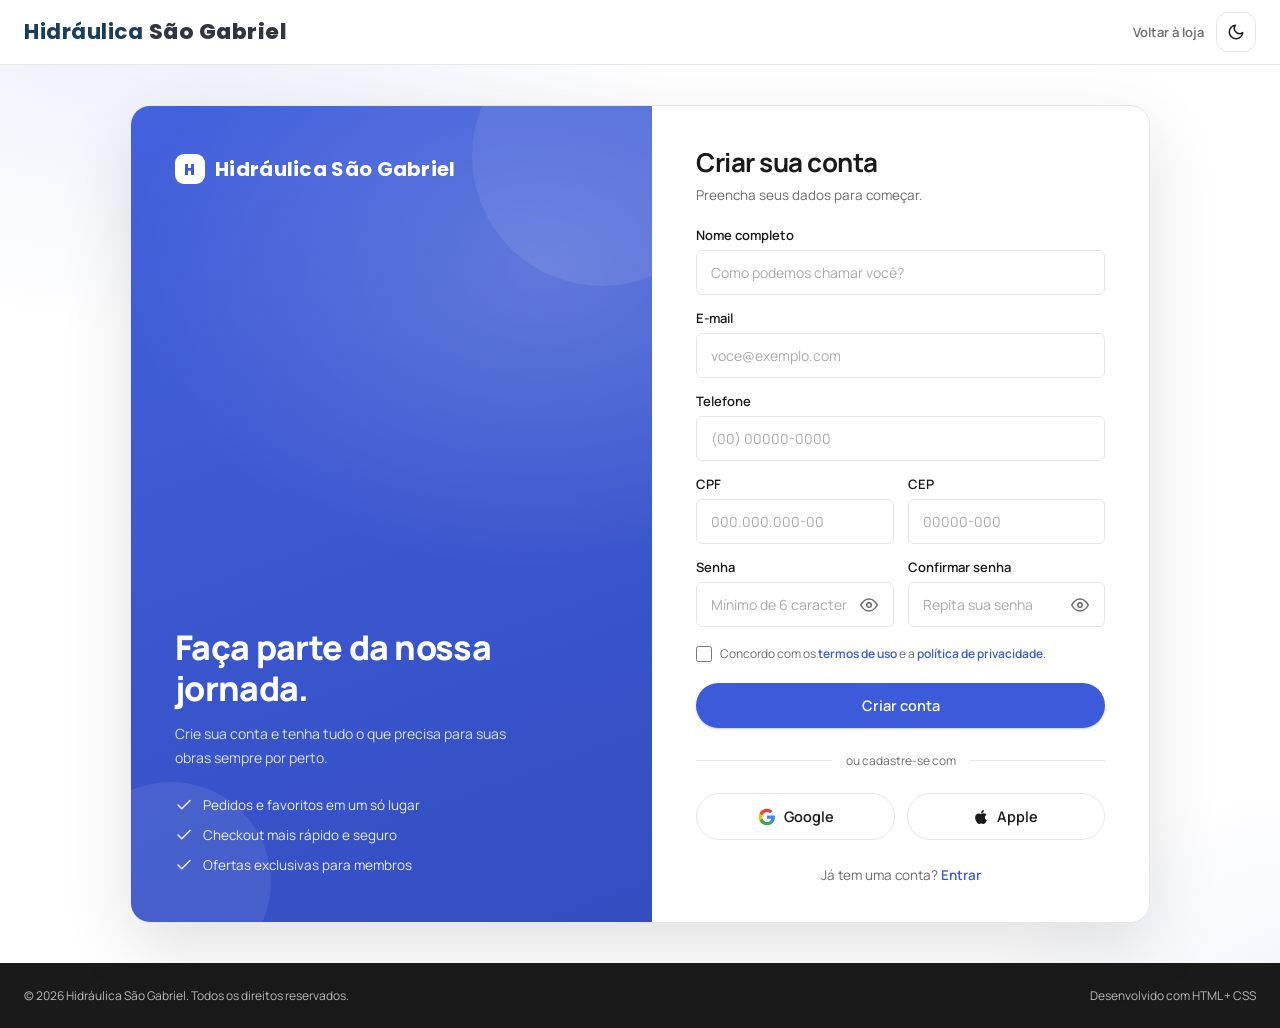
<file: pages/cadastro.html>
<!DOCTYPE html>
<html lang="pt-BR">
<head>
  <meta charset="UTF-8">
  <meta name="viewport" content="width=device-width, initial-scale=1.0">
  <title>Criar conta — Hidráulica São Gabriel</title>
  <link rel="preconnect" href="https://fonts.googleapis.com">
  <link rel="preconnect" href="https://fonts.gstatic.com" crossorigin>
  <link href="https://fonts.googleapis.com/css2?family=Manrope:wght@400;500;600;700;800&family=Poppins:wght@400;600;700;800&display=swap" rel="stylesheet">
  <link rel="stylesheet" href="../css/login.css">
</head>
<body>
  <header class="header">
    <div class="container header__inner">
      <a href="index.html" class="header__logo">
        <span class="header__logo-text">Hidráulica <strong>São Gabriel</strong></span>
      </a>
      <div class="header__actions">
        <a href="index.html" class="header__back">Voltar à loja</a>
        <button class="btn--icon" id="theme-toggle" aria-label="Alternar tema" title="Alternar tema">
          <svg width="18" height="18" viewBox="0 0 24 24" fill="none" stroke="currentColor" stroke-width="2" stroke-linecap="round" stroke-linejoin="round" id="theme-icon"><path d="M21 12.79A9 9 0 1 1 11.21 3 7 7 0 0 0 21 12.79z"/></svg>
        </button>
      </div>
    </div>
  </header>

  <main class="login-main">
    <div class="login-wrap">
      <aside class="login-brand">
        <div class="brand-logo">
          <span class="dot">H</span>
          Hidráulica São Gabriel
        </div>
        <div class="brand-copy">
          <h1>Faça parte da nossa jornada.</h1>
          <p>Crie sua conta e tenha tudo o que precisa para suas obras sempre por perto.</p>
          <ul class="brand-points">
            <li><svg width="18" height="18" viewBox="0 0 24 24" fill="none" stroke="currentColor" stroke-width="2" stroke-linecap="round" stroke-linejoin="round"><path d="M20 6 9 17l-5-5"/></svg>Pedidos e favoritos em um só lugar</li>
            <li><svg width="18" height="18" viewBox="0 0 24 24" fill="none" stroke="currentColor" stroke-width="2" stroke-linecap="round" stroke-linejoin="round"><path d="M20 6 9 17l-5-5"/></svg>Checkout mais rápido e seguro</li>
            <li><svg width="18" height="18" viewBox="0 0 24 24" fill="none" stroke="currentColor" stroke-width="2" stroke-linecap="round" stroke-linejoin="round"><path d="M20 6 9 17l-5-5"/></svg>Ofertas exclusivas para membros</li>
          </ul>
        </div>
      </aside>

      <section class="login-form-panel register-form-panel">
        <div class="login-top">
          <div>
            <h2>Criar sua conta</h2>
            <p class="login-sub">Preencha seus dados para começar.</p>
          </div>
        </div>

        <form id="registerForm" novalidate>
          <div class="alert" id="alert"></div>
          <div class="field" id="nameField">
            <label for="name">Nome completo</label>
            <input type="text" id="name" name="name" placeholder="Como podemos chamar você?" autocomplete="name">
            <span class="error-msg">Informe seu nome completo.</span>
          </div>

          <div class="field" id="emailField">
            <label for="email">E-mail</label>
            <input type="email" id="email" name="email" placeholder="voce@exemplo.com" autocomplete="email">
            <span class="error-msg" id="emailError">Informe um e-mail válido.</span>
          </div>

          <div class="field" id="phoneField">
            <label for="phone">Telefone</label>
            <input type="tel" id="phone" name="phone" placeholder="(00) 00000-0000" inputmode="tel" autocomplete="tel" maxlength="15">
            <span class="error-msg">Informe um telefone válido.</span>
          </div>

          <div class="form-grid">
            <div class="field" id="cpfField">
              <label for="cpf">CPF</label>
              <input type="text" id="cpf" name="cpf" placeholder="000.000.000-00" inputmode="numeric" autocomplete="off" maxlength="14">
              <span class="error-msg">Informe um CPF válido.</span>
            </div>
            <div class="field" id="cepField">
              <label for="cep">CEP</label>
              <input type="text" id="cep" name="cep" placeholder="00000-000" inputmode="numeric" autocomplete="postal-code" maxlength="9">
              <span class="error-msg">Informe um CEP válido.</span>
            </div>
          </div>

          <div class="form-grid">
            <div class="field field--password" id="passwordField">
              <label for="password">Senha</label>
              <input type="password" id="password" name="password" placeholder="Mínimo de 6 caracteres" autocomplete="new-password">
              <button type="button" class="password-toggle" data-target="password" aria-label="Mostrar senha">
                <svg width="18" height="18" viewBox="0 0 24 24" fill="none" stroke="currentColor" stroke-width="2" stroke-linecap="round" stroke-linejoin="round"><path d="M1 12s4-8 11-8 11 8 11 8-4 8-11 8-11-8-11-8z"/><circle cx="12" cy="12" r="3"/></svg>
              </button>
              <span class="error-msg">A senha deve ter pelo menos 6 caracteres.</span>
            </div>
            <div class="field field--password" id="confirmField">
              <label for="confirmPassword">Confirmar senha</label>
              <input type="password" id="confirmPassword" name="confirmPassword" placeholder="Repita sua senha" autocomplete="new-password">
              <button type="button" class="password-toggle" data-target="confirmPassword" aria-label="Mostrar senha">
                <svg width="18" height="18" viewBox="0 0 24 24" fill="none" stroke="currentColor" stroke-width="2" stroke-linecap="round" stroke-linejoin="round"><path d="M1 12s4-8 11-8 11 8 11 8-4 8-11 8-11-8-11-8z"/><circle cx="12" cy="12" r="3"/></svg>
              </button>
              <span class="error-msg">As senhas precisam ser iguais.</span>
            </div>
          </div>

          <label class="terms">
            <input type="checkbox" id="terms">
            <span>Concordo com os <a href="#" aria-label="Termos de uso">termos de uso</a> e a <a href="#" aria-label="Política de privacidade">política de privacidade</a>.</span>
          </label>

          <button type="submit" class="btn btn--primary" id="submitBtn">
            <span class="spinner"></span>
            <span id="btnLabel">Criar conta</span>
          </button>
        </form>

        <div class="divider">ou cadastre-se com</div>

        <div class="social-row">
          <button type="button" class="btn btn--social">
            <svg width="18" height="18" viewBox="0 0 24 24"><path fill="#4285F4" d="M22.56 12.25c0-.78-.07-1.53-.2-2.25H12v4.26h5.92c-.26 1.37-1.04 2.53-2.21 3.31v2.77h3.57c2.08-1.92 3.28-4.74 3.28-8.09z"/><path fill="#34A853" d="M12 23c2.97 0 5.46-.98 7.28-2.66l-3.57-2.77c-.98.66-2.23 1.06-3.71 1.06-2.86 0-5.29-1.93-6.16-4.53H2.18v2.84C3.99 20.53 7.7 23 12 23z"/><path fill="#FBBC05" d="M5.84 14.09c-.22-.66-.35-1.36-.35-2.09s.13-1.43.35-2.09V7.07H2.18C1.43 8.55 1 10.22 1 12s.43 3.45 1.18 4.93l2.85-2.22.81-.62z"/><path fill="#EA4335" d="M12 5.38c1.62 0 3.06.56 4.21 1.64l3.15-3.15C17.45 2.09 14.97 1 12 1 7.7 1 3.99 3.47 2.18 7.07l3.66 2.84c.87-2.6 3.3-4.53 6.16-4.53z"/></svg>
            Google
          </button>
          <button type="button" class="btn btn--social">
            <svg width="16" height="16" viewBox="0 0 384 512" fill="#1A1A1A"><path d="M318.7 268.7c-.2-36.7 16.4-64.4 50-84.8-18.8-26.9-47.2-41.7-84.7-44.6-35.5-2.8-74.3 20.7-88.5 20.7-15 0-49.4-19.7-76.4-19.7C63.3 141.2 4 184.8 4 273.5q0 39.3 14.4 81.2c12.8 36.7 59 126.7 107.2 125.2 25.2-.6 43-17.9 75.8-17.9 31.8 0 48.3 17.9 76.4 17.9 48.6-.7 90.4-82.5 102.6-119.3-65.2-30.7-61.7-90-61.7-91.9zm-56.6-164.2c27.3-32.4 24.8-61.9 24-72.5-24.1 1.4-52 16.4-67.9 34.9-17.5 19.8-27.8 44.3-25.6 71.9 26.1 2 49.9-11.4 69.5-34.3z"/></svg>
            Apple
          </button>
        </div>

        <p class="signup-hint">Já tem uma conta? <a href="login.html">Entrar</a></p>
      </section>
    </div>
  </main>

  <footer class="footer">
    <div class="container footer__bottom">
      <span>© 2026 Hidráulica São Gabriel. Todos os direitos reservados.</span>
      <span>Desenvolvido com HTML + CSS</span>
    </div>
  </footer>

  <script src="../js/cadastro.js"></script>
</body>
</html>
</file>
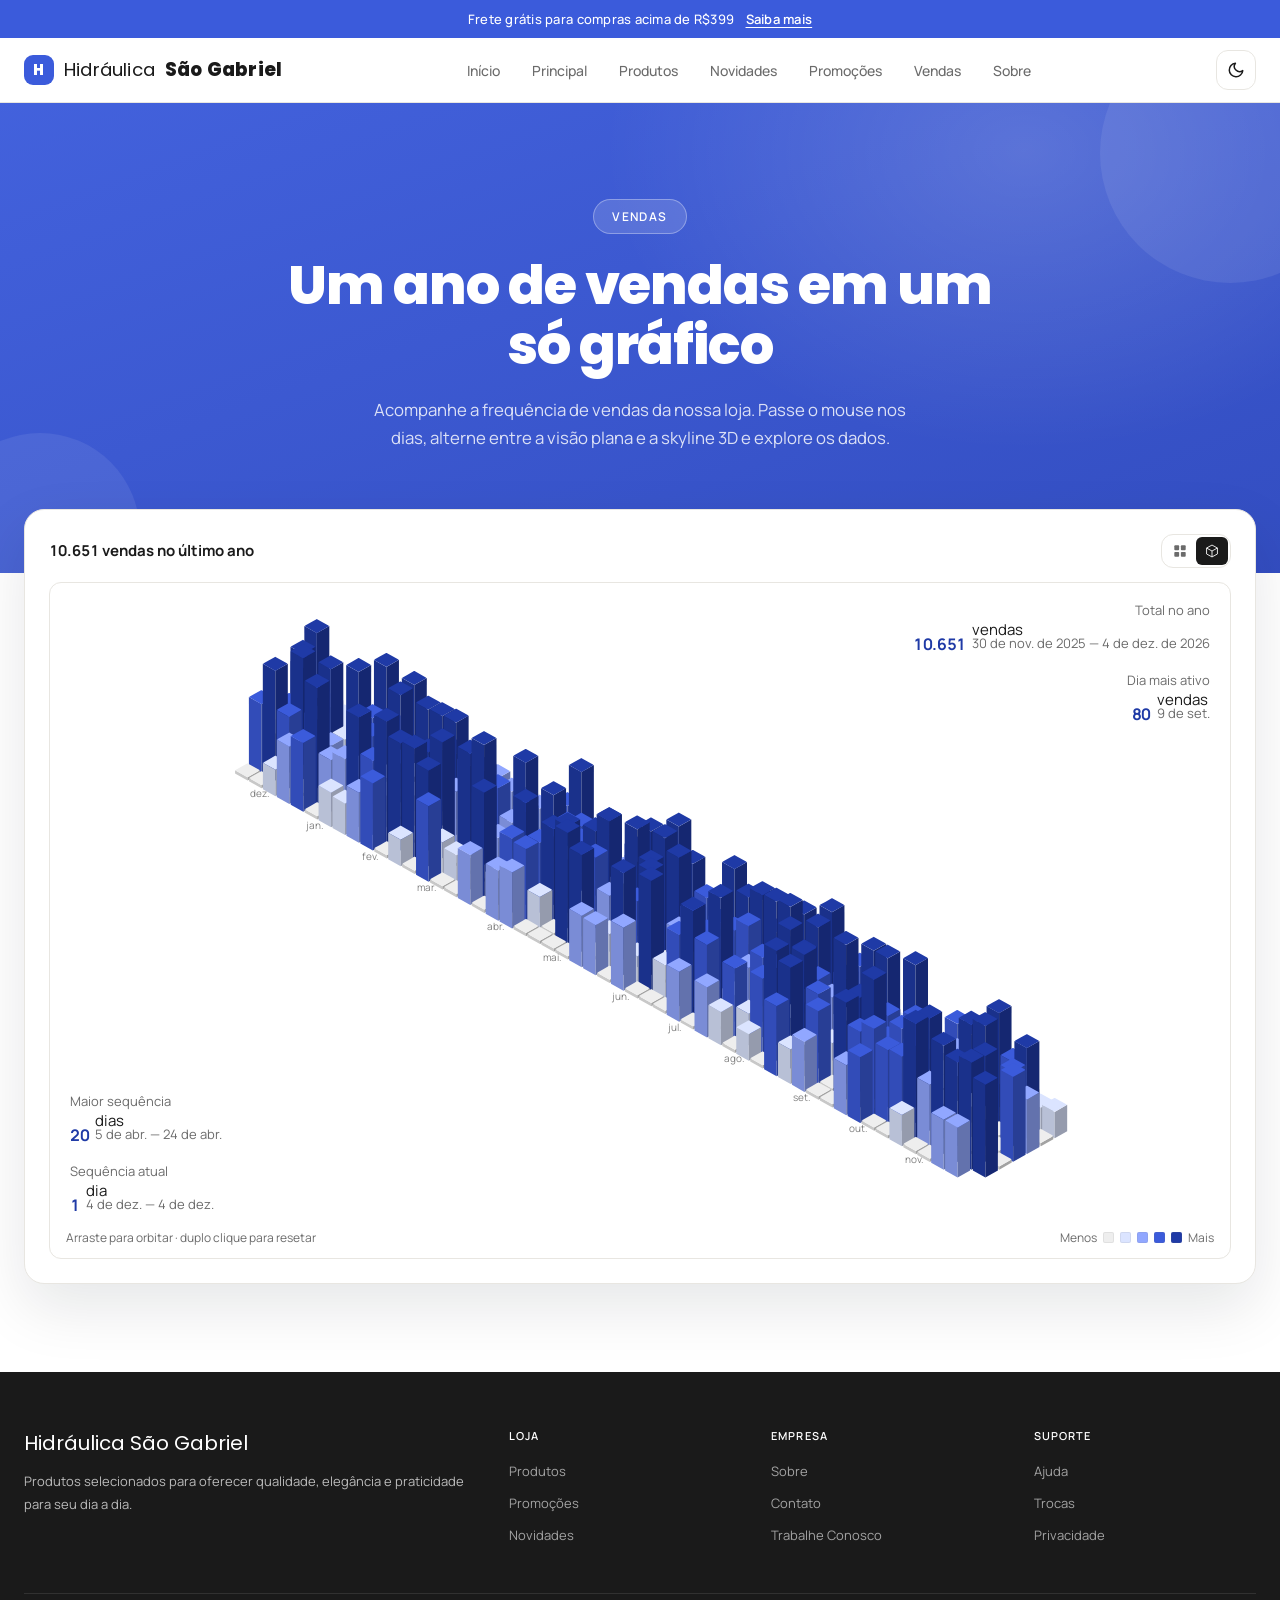
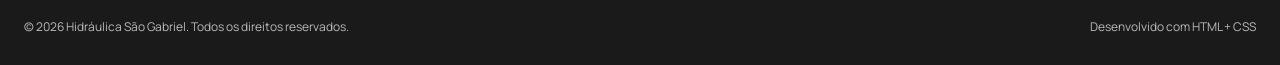
<file: pages/contato.html>
<!DOCTYPE html>
<html lang="pt-BR">
<head>
<meta charset="UTF-8" />
<meta name="viewport" content="width=device-width, initial-scale=1.0" />
<title>Vendas — Hidráulica São Gabriel</title>
<link rel="preconnect" href="https://fonts.googleapis.com">
<link rel="preconnect" href="https://fonts.gstatic.com" crossorigin>
<link href="https://fonts.googleapis.com/css2?family=Manrope:wght@400;500;600;700;800&family=Poppins:wght@400;600;700;800&display=swap" rel="stylesheet">
<style>
  :root {
    --color-bg: #FFFFFF;
    --color-surface: #F7F6F3;
    --color-border: #E8E6E1;
    --color-text: #1A1A1A;
    --color-muted: #6B6B6B;
    --color-accent: #3B5BDB;
    --color-accent-dk: #2F4AC0;
    --font-display: 'Poppins', sans-serif;
    --font-ui: 'Manrope', sans-serif;
    --radius-md: 12px;
    --radius-lg: 20px;
    --radius-pill: 999px;
    --shadow-card: 0 1px 3px rgba(0,0,0,.06), 0 4px 16px rgba(0,0,0,.04);
    --transition: 200ms cubic-bezier(.4,0,.2,1);
  }
  * { box-sizing: border-box; margin: 0; padding: 0; }
  html { scroll-behavior: smooth; overflow-x: clip; }
  body {
    font-family: var(--font-ui);
    background: var(--color-bg);
    color: var(--color-text);
    -webkit-font-smoothing: antialiased;
    overflow-x: clip;
  }
  img { display: block; max-width: 100%; }
  a { color: inherit; text-decoration: none; }
  button { font-family: inherit; font-size: inherit; }
  .container { width: 100%; max-width: 1280px; margin-inline: auto; padding-inline: 24px; }

  /* ── Banner ── */
  .promo-banner {
    background: var(--color-accent);
    color: #fff; text-align: center; padding: 10px 24px;
    font-size: 13px; font-weight: 500; letter-spacing: .02em;
  }
  .promo-banner a { color: #fff; text-decoration: underline; text-underline-offset: 3px; margin-left: 8px; font-weight: 600; }

  /* ── Header ── */
  .header {
    position: sticky; top: 0; z-index: 100;
    background: rgba(255,255,255,.92); backdrop-filter: blur(12px);
    border-bottom: 1px solid var(--color-border);
  }
  .header__inner { display: flex; align-items: center; justify-content: space-between; height: 64px; gap: 16px; }
  .header__logo {
    display: inline-flex; align-items: center; gap: 10px;
    font-family: var(--font-display); font-size: 1.15rem; letter-spacing: .2px; white-space: nowrap;
    line-height: 1.15;
  }
  .header__logo-dot {
    width: 30px; height: 30px; border-radius: 9px; background: var(--color-accent); color: #fff;
    display: inline-flex; align-items: center; justify-content: center; font-weight: 800; font-size: 15px; flex-shrink: 0;
  }
  .header__logo strong { font-weight: 800; }
  .header__nav { display: flex; align-items: center; gap: 32px; list-style: none; }
  .header__nav a { font-size: 14px; font-weight: 500; color: var(--color-muted); transition: color var(--transition); }
  .header__nav a:hover { color: var(--color-text); }
  .header__nav a.active { color: var(--color-accent); font-weight: 600; }
  .header__actions { display: flex; align-items: center; gap: 12px; }
  .btn--icon {
    position: relative; padding: 8px; border-radius: var(--radius-md);
    background: transparent; border: 1.5px solid var(--color-border); color: var(--color-text);
    cursor: pointer; transition: all var(--transition); line-height: 1;
    display: inline-flex; align-items: center; justify-content: center; width: 40px; height: 40px;
  }
  .btn--icon:hover { background: var(--color-surface); border-color: var(--color-text); }

  /* ── Hero ── */
  .page-hero {
    position: relative; overflow: hidden; text-align: center; color: #fff; padding: 96px 24px 120px;
    background:
      radial-gradient(700px 500px at 80% 10%, rgba(255,255,255,.16), transparent 60%),
      linear-gradient(160deg, rgba(59,91,219,.96), rgba(47,74,192,.98));
  }
  .page-hero::before, .page-hero::after { content: ""; position: absolute; border-radius: 50%; background: rgba(255,255,255,.08); }
  .page-hero::before { width: 260px; height: 260px; top: -80px; right: -80px; }
  .page-hero::after { width: 200px; height: 200px; bottom: -60px; left: -60px; }
  .page-hero__badge {
    display: inline-flex; align-items: center; gap: 8px; font-size: 12px; font-weight: 600;
    letter-spacing: .12em; text-transform: uppercase; color: #fff;
    background: rgba(255,255,255,.14); border: 1px solid rgba(255,255,255,.32);
    padding: 8px 18px; border-radius: var(--radius-pill); margin-bottom: 22px; position: relative; z-index: 1;
  }
  .page-hero h1 {
    font-family: var(--font-display); font-size: clamp(2.1rem, 5vw, 3.4rem); font-weight: 800;
    letter-spacing: -.02em; line-height: 1.1; max-width: 720px; margin-inline: auto; position: relative; z-index: 1;
  }
  .page-hero p { max-width: 560px; margin: 20px auto 0; color: rgba(255,255,255,.82); font-size: 1.05rem; line-height: 1.7; position: relative; z-index: 1; }

  /* ── Skyline ── */
  .skyline-section { margin-top: -64px; position: relative; z-index: 3; padding-bottom: 88px; }
  .skyline-card {
    background: var(--color-bg); color: var(--color-text);
    border: 1px solid var(--color-border); border-radius: var(--radius-lg);
    padding: 24px; box-shadow: 0 24px 60px rgba(10,20,32,.10);
  }
  .skyline-card__header {
    display: flex; align-items: center; justify-content: space-between;
    flex-wrap: wrap; gap: 12px 16px; margin-bottom: 14px;
  }
  .skyline-card__title { font-size: 15px; line-height: 1.4; }
  .skyline-card__title .num { font-weight: 700; font-variant-numeric: tabular-nums; }
  .skyline-toggle {
    position: relative; display: inline-flex; border: 1px solid var(--color-border); border-radius: var(--radius-md); padding: 2px;
  }
  .skyline-toggle__thumb {
    position: absolute; top: 2px; bottom: 2px; left: 2px; width: 32px; border-radius: 6px;
    background: var(--color-text); transition: transform .5s cubic-bezier(.65,0,.35,1);
  }
  .skyline-toggle.is-3d .skyline-toggle__thumb { transform: translateX(100%); }
  .skyline-toggle button {
    position: relative; z-index: 1; width: 32px; height: 28px; display: grid; place-items: center;
    background: transparent; border: 0; cursor: pointer; padding: 0; color: var(--color-muted); transition: color .5s;
  }
  .skyline-toggle button.active { color: var(--color-bg); }
  .skyline-toggle button:focus-visible { outline: 2px solid var(--color-text); outline-offset: 2px; }

  .skyline-frame { border: 1px solid var(--color-border); border-radius: var(--radius-md); }
  .skyline-frame__pad { position: relative; padding: 12px 12px 0; }
  @media (min-width: 640px) { .skyline-frame__pad { padding: 16px 16px 0; } }
  .skyline-stage { position: relative; width: 100%; overflow: hidden; border-radius: 6px; height: 150px; }
  .skyline-stage:focus-within { outline: 2px solid var(--color-text); outline-offset: 4px; }
  .skyline-canvas { position: absolute; top: 0; left: 0; display: block; outline: none; max-width: none; }

  /* Tooltip */
  .skyline-tip {
    position: absolute; top: 12px; left: 12px; z-index: 20; white-space: nowrap;
    padding: 6px 10px; border-radius: 6px; font-size: 12px; line-height: 1;
    background: var(--color-text); color: var(--color-bg);
    box-shadow: 0 10px 24px rgba(0,0,0,.18); opacity: 0; transition: opacity .15s; pointer-events: none;
  }
  @media (min-width: 640px) { .skyline-tip { top: 16px; left: 16px; } }
  .skyline-tip strong { font-weight: 700; }
  .skyline-tip .tip-date { opacity: .75; }
  .skyline-tip .tip-arrow {
    position: absolute; top: 100%; left: var(--arrow, 50%); margin-left: -5px;
    border-left: 5px solid transparent; border-right: 5px solid transparent; border-top: 5px solid var(--color-text);
    width: 0; height: 0;
  }

  /* Corner stats (3D em telas largas) */
  .corner-stats {
    position: absolute; display: flex; flex-direction: column; gap: 20px;
    pointer-events: none; transition: opacity .5s cubic-bezier(.65,0,.35,1), transform .5s cubic-bezier(.65,0,.35,1);
  }
  .corner-stats--tr { top: 4px; right: 4px; align-items: flex-end; }
  .corner-stats--bl { bottom: 4px; left: 4px; align-items: flex-start; }
  .corner-stats.hidden { opacity: 0; }
  .corner-stats--tr.hidden { transform: translateY(-10px); }
  .corner-stats--bl.hidden { transform: translateY(10px); }
  .corner-stat .lbl { font-size: 13px; line-height: 1.2; color: var(--color-muted); text-align: right; }
  .corner-stats--bl .corner-stat .lbl { text-align: left; }
  .corner-stat .row { display: flex; align-items: flex-end; justify-content: flex-end; gap: 6px; margin-top: 4px; }
  .corner-stats--bl .corner-stat .row { justify-content: flex-start; }
  .corner-stat .val { font-weight: 700; font-variant-numeric: tabular-nums; line-height: .95; letter-spacing: -.02em; color: var(--sky-accent, var(--color-accent)); transition: color .5s; }
  .corner-stat .unit { font-size: 15px; line-height: 1; padding-bottom: .15em; }
  .corner-stat .unit small { display: block; font-size: 13px; color: var(--color-muted); white-space: nowrap; }

  /* Stats em linha (2D / telas estreitas) */
  .skyline-stats {
    display: grid; grid-template-columns: repeat(2, 1fr); gap: 16px;
    padding: 16px 12px 4px; transition: grid-template-rows .8s cubic-bezier(.65,0,.35,1), opacity .8s cubic-bezier(.65,0,.35,1);
    overflow: hidden;
  }
  @media (min-width: 640px) { .skyline-stats { padding: 16px 16px 4px; } }
  @media (min-width: 768px) { .skyline-stats { grid-template-columns: repeat(4, 1fr); } }
  .skyline-stats.collapsed { grid-template-rows: 0fr; opacity: 0; padding-top: 0; padding-bottom: 0; }
  .skyline-stats__inner { min-height: 0; overflow: hidden; }
  .skyline-stats__grid { display: grid; grid-template-columns: repeat(2, 1fr); gap: 16px; }
  @media (min-width: 768px) { .skyline-stats__grid { grid-template-columns: repeat(4, 1fr); } }
  .sky-stat .lbl { font-size: 13px; color: var(--color-muted); line-height: 1.2; }
  .sky-stat .row { display: flex; align-items: baseline; gap: 6px; margin-top: 4px; }
  .sky-stat .val { font-weight: 700; font-variant-numeric: tabular-nums; font-size: 28px; letter-spacing: -.02em; color: var(--sky-accent, var(--color-accent)); transition: color .5s; }
  .sky-stat .unit { font-size: 14px; }
  .sky-stat .sub { font-size: 12px; color: var(--color-muted); margin-top: 2px; white-space: nowrap; overflow: hidden; text-overflow: ellipsis; }

  .skyline-footer {
    display: flex; align-items: center; justify-content: space-between; flex-wrap: wrap; gap: 8px 16px;
    padding: 12px 12px; font-size: 12px; color: var(--color-muted);
  }
  @media (min-width: 640px) { .skyline-footer { padding: 12px 16px; } }
  .skyline-hint { position: relative; display: grid; flex: 1; min-width: 200px; }
  .skyline-hint span { grid-area: 1/1; transition: opacity .5s; }
  .skyline-hint span:not(.on) { opacity: 0; }
  .skyline-legend { display: flex; align-items: center; gap: 6px; }
  .skyline-legend .sw {
    width: 11px; height: 11px; border-radius: 2px; border: 0; padding: 0; cursor: pointer;
    box-shadow: inset 0 0 0 1px rgba(127,127,127,.12); transition: transform .2s;
  }
  .skyline-legend .sw:hover { transform: scale(1.25); }

  /* ── Footer ── */
  .footer { background: var(--color-text); color: rgba(255,255,255,.7); padding-block: 56px 32px; }
  .footer__grid { display: grid; grid-template-columns: 2fr 1fr 1fr 1fr; gap: 40px; margin-bottom: 48px; }
  .footer__logo { font-family: var(--font-display); font-size: 20px; color: #fff; margin-bottom: 12px; }
  .footer__desc { font-size: 13px; line-height: 1.7; }
  .footer__heading { font-size: 11px; font-weight: 600; letter-spacing: .1em; text-transform: uppercase; color: #fff; margin-bottom: 16px; }
  .footer__links { list-style: none; display: flex; flex-direction: column; gap: 10px; }
  .footer__links a { font-size: 13px; color: rgba(255,255,255,.6); transition: color var(--transition); }
  .footer__links a:hover { color: #fff; }
  .footer__bottom { display: flex; align-items: center; justify-content: space-between; padding-top: 24px; border-top: 1px solid rgba(255,255,255,.1); font-size: 12px; }

  /* ── Dark mode ── */
  body.dark-mode { --color-bg: #121212; --color-border: #333; --color-text: #f5f5f5; --color-muted: #b0b0b0; background: #121212; color: #f5f5f5; }
  body.dark-mode .header { background: rgba(18,18,18,.95); border-color: #333; }
  body.dark-mode .btn--icon { border-color: #444; color: #fff; }
  body.dark-mode .btn--icon:hover { background: #2a2a2a; }
  body.dark-mode .page-hero { background: linear-gradient(160deg, #243b73, #1b2d5c); }
  body.dark-mode .skyline-card { background: #151f2f; color: #eef2f8; border-color: #2b3b54; }
  body.dark-mode .skyline-frame { border-color: #2b3b54; }
  body.dark-mode .skyline-toggle { border-color: #2b3b54; }
  body.dark-mode .footer { background: #0a0a0a; }
  body.dark-mode .promo-banner { background: #243b73; }

  @media (max-width: 900px) {
    .footer__grid { grid-template-columns: 1fr 1fr; }
  }
  @media (max-width: 600px) {
    .container { padding-inline: 16px; }
    .footer__grid { grid-template-columns: 1fr; }
    .footer__bottom { flex-direction: column; gap: 8px; text-align: center; }
    .skyline-card { padding: 16px; }
    .page-hero { padding: 80px 20px 120px; }
  }
</style>
</head>
<body>

  <div class="promo-banner">Frete grátis para compras acima de R$399 <a href="#">Saiba mais</a></div>

  <header class="header">
    <div class="container header__inner">
      <a href="index.html" class="header__logo">
        <span class="header__logo-dot">H</span>
        Hidráulica <strong>São Gabriel</strong>
      </a>
      <nav>
        <ul class="header__nav">
          <li><a href="index.html">Início</a></li>
          <li><a href="paginaMain.html">Principal</a></li>
          <li><a href="produtos.html">Produtos</a></li>
          <li><a href="novidades.html">Novidades</a></li>
          <li><a href="promocoes.html">Promoções</a></li>
          <li><a href="contato.html">Vendas</a></li>
          <li><a href="Sobree.html">Sobre</a></li>
        </ul>
      </nav>
      <div class="header__actions">
        <button class="btn--icon" id="theme-toggle" aria-label="Alternar tema" title="Alternar tema">
          <svg width="18" height="18" viewBox="0 0 24 24" fill="none" stroke="currentColor" stroke-width="2" stroke-linecap="round" stroke-linejoin="round" id="theme-icon"><path d="M21 12.79A9 9 0 1 1 11.21 3 7 7 0 0 0 21 12.79z"/></svg>
        </button>
      </div>
    </div>
  </header>

  <section class="page-hero">
    <span class="page-hero__badge"> Vendas</span>
    <h1>Um ano de vendas em um só gráfico</h1>
    <p>Acompanhe a frequência de vendas da nossa loja. Passe o mouse nos dias, alterne entre a visão plana e a skyline 3D e explore os dados.</p>
  </section>

  <section class="skyline-section">
    <div class="container">
      <div class="skyline-card" id="skyline-root">

        <div class="skyline-card__header">
          <h3 class="skyline-card__title">
            <span class="num" id="sk-title-num">0</span>
            <span id="sk-title-unit">vendas</span>
            no último ano
          </h3>
          <div class="skyline-toggle" id="skyline-toggle" role="group" aria-label="Visão do gráfico">
            <span class="skyline-toggle__thumb" aria-hidden="true"></span>
            <button type="button" data-view="2d" aria-pressed="false" aria-label="Mapa de calor plano" title="Mapa de calor plano">
              <svg viewBox="0 0 16 16" width="14" height="14" aria-hidden="true"><rect x="1.5" y="1.5" width="5.5" height="5.5" rx="1" fill="currentColor"/><rect x="9" y="1.5" width="5.5" height="5.5" rx="1" fill="currentColor"/><rect x="1.5" y="9" width="5.5" height="5.5" rx="1" fill="currentColor"/><rect x="9" y="9" width="5.5" height="5.5" rx="1" fill="currentColor"/></svg>
            </button>
            <button type="button" data-view="3d" aria-pressed="true" aria-label="Skyline 3D" title="Skyline 3D">
              <svg viewBox="0 0 16 16" width="14" height="14" aria-hidden="true"><path d="M8 1.2 14.2 4.6v6.8L8 14.8 1.8 11.4V4.6Z" fill="none" stroke="currentColor" strokeWidth="1.5" strokeLinejoin="round"/><path d="M1.8 4.6 8 8l6.2-3.4M8 8v6.8" fill="none" stroke="currentColor" strokeWidth="1.5" strokeLinejoin="round"/></svg>
            </button>
          </div>
        </div>

        <div class="skyline-frame">
          <div class="skyline-frame__pad">
            <div class="skyline-stage" id="skyline-stage">
              <canvas class="skyline-canvas" id="skyline-canvas" tabindex="0" role="img"></canvas>

              <div class="corner-stats corner-stats--tr hidden" id="corner-tr" aria-hidden="true">
                <div class="corner-stat">
                  <div class="lbl">Total no ano</div>
                  <div class="row"><span class="val" id="c1-val">0</span><span class="unit"><span id="c1-unit">—</span><small id="c1-sub">—</small></span></div>
                </div>
                <div class="corner-stat">
                  <div class="lbl">Dia mais ativo</div>
                  <div class="row"><span class="val" id="c2-val">0</span><span class="unit"><span id="c2-unit">—</span><small id="c2-sub">—</small></span></div>
                </div>
              </div>
              <div class="corner-stats corner-stats--bl hidden" id="corner-bl" aria-hidden="true">
                <div class="corner-stat">
                  <div class="lbl">Maior sequência</div>
                  <div class="row"><span class="val" id="c3-val">0</span><span class="unit"><span id="c3-unit">—</span><small id="c3-sub">—</small></span></div>
                </div>
                <div class="corner-stat">
                  <div class="lbl">Sequência atual</div>
                  <div class="row"><span class="val" id="c4-val">0</span><span class="unit"><span id="c4-unit">—</span><small id="c4-sub">—</small></span></div>
                </div>
              </div>
            </div>

            <div class="skyline-tip" id="skyline-tip" role="tooltip" aria-hidden="true">
              <strong class="tip-strong"></strong><span class="tip-date"></span>
              <span class="tip-arrow" aria-hidden="true"></span>
            </div>
          </div>

          <div class="skyline-stats" id="skyline-stats">
            <div class="skyline-stats__inner">
              <div class="skyline-stats__grid">
                <div class="sky-stat"><div class="lbl">Total no ano</div><div class="row"><span class="val" id="s1-val">0</span><span class="unit" id="s1-unit">—</span></div><div class="sub" id="s1-sub">—</div></div>
                <div class="sky-stat"><div class="lbl">Dia mais ativo</div><div class="row"><span class="val" id="s2-val">0</span><span class="unit" id="s2-unit">—</span></div><div class="sub" id="s2-sub">—</div></div>
                <div class="sky-stat"><div class="lbl">Maior sequência</div><div class="row"><span class="val" id="s3-val">0</span><span class="unit" id="s3-unit">—</span></div><div class="sub" id="s3-sub">—</div></div>
                <div class="sky-stat"><div class="lbl">Sequência atual</div><div class="row"><span class="val" id="s4-val">0</span><span class="unit" id="s4-unit">—</span></div><div class="sub" id="s4-sub">—</div></div>
              </div>
            </div>
          </div>

          <div class="skyline-footer">
            <span class="skyline-hint" id="skyline-hint">
              <span class="on">Passe o mouse em um dia para detalhes · use as setas para explorar</span>
              <span>Arraste para orbitar · duplo clique para resetar</span>
            </span>
            <div class="skyline-legend" id="skyline-legend">
              <span>Menos</span>
              <span id="skyline-swatches" style="display:inline-flex;gap:6px;"></span>
              <span>Mais</span>
            </div>
          </div>
        </div>

        <p aria-live="polite" style="position:absolute;width:1px;height:1px;overflow:hidden;clip:rect(0,0,0,0);white-space:nowrap;border:0;" id="sk-announce"></p>
      </div>
    </div>
  </section>

  <footer class="footer">
    <div class="container">
      <div class="footer__grid">
        <div>
          <div class="footer__logo">Hidráulica São Gabriel</div>
          <p class="footer__desc">Produtos selecionados para oferecer qualidade, elegância e praticidade para seu dia a dia.</p>
        </div>
        <div><h4 class="footer__heading">Loja</h4><ul class="footer__links"><li><a href="produtos.html">Produtos</a></li><li><a href="promocoes.html">Promoções</a></li><li><a href="novidades.html">Novidades</a></li></ul></div>
        <div><h4 class="footer__heading">Empresa</h4><ul class="footer__links"><li><a href="Sobree.html">Sobre</a></li><li><a href="contato.html">Contato</a></li><li><a href="#">Trabalhe Conosco</a></li></ul></div>
        <div><h4 class="footer__heading">Suporte</h4><ul class="footer__links"><li><a href="#">Ajuda</a></li><li><a href="#">Trocas</a></li><li><a href="#">Privacidade</a></li></ul></div>
      </div>
      <div class="footer__bottom">
        <span>© 2026 Hidráulica São Gabriel. Todos os direitos reservados.</span>
        <span>Desenvolvido com HTML + CSS</span>
      </div>
    </div>
  </footer>

  <script src="../js/contribution-skyline.js" defer></script>
</body>
</html>
</file>
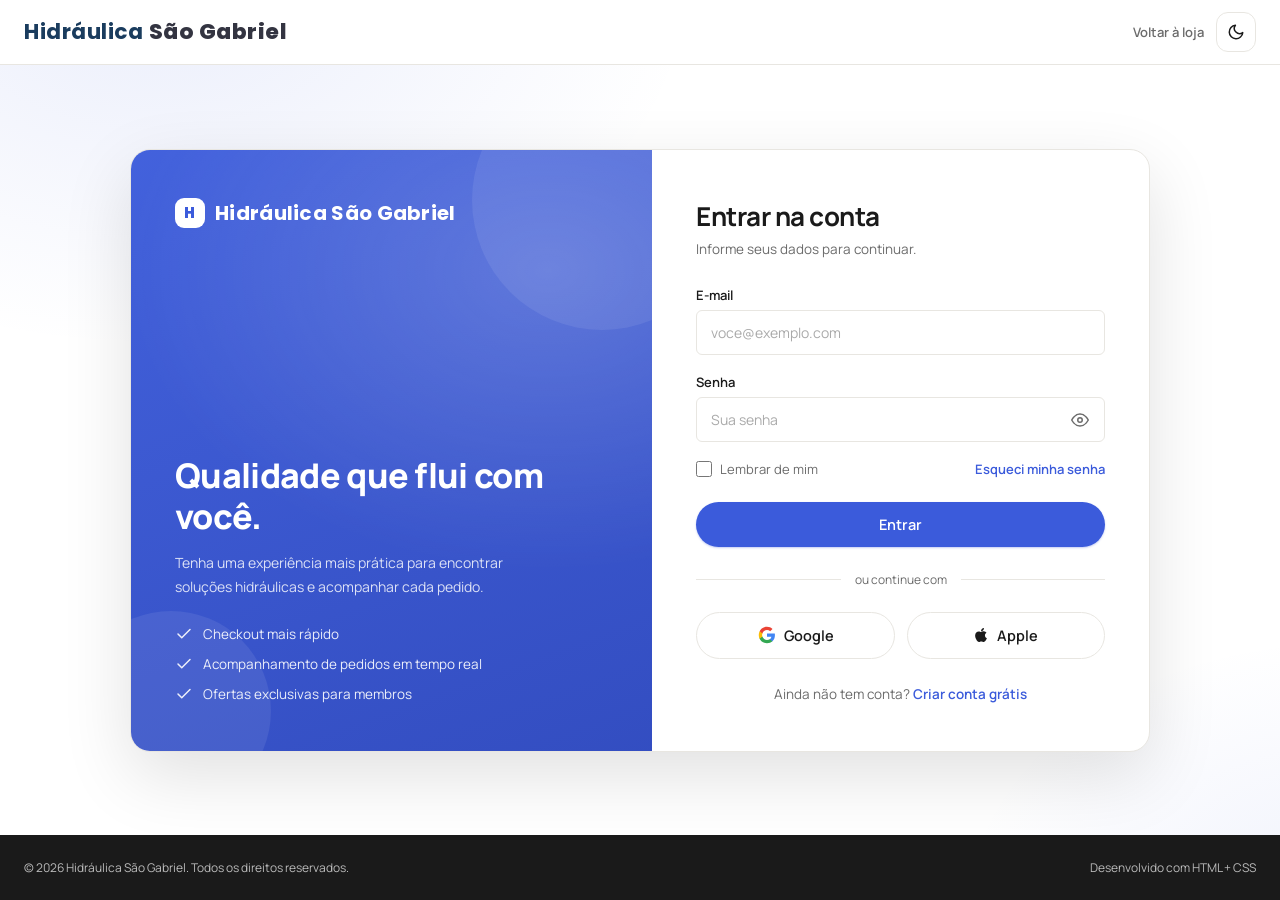
<file: pages/finalizar-compra.html>
<!DOCTYPE html>
<html lang="pt-BR">
<head>
  <meta charset="UTF-8">
  <meta name="viewport" content="width=device-width, initial-scale=1.0">
  <title>Finalizar compra — Hidráulica São Gabriel</title>
  <link rel="preconnect" href="https://fonts.googleapis.com">
  <link rel="preconnect" href="https://fonts.gstatic.com" crossorigin>
  <link href="https://fonts.googleapis.com/css2?family=Manrope:wght@400;500;600;700;800&display=swap" rel="stylesheet">
  <link rel="stylesheet" href="../css/style.css">
  <link rel="stylesheet" href="../css/checkout.css">
</head>
<body>
  <header class="header"><div class="container header__inner">
    <a href="index.html" class="header__logo">Hidráulica <strong>São Gabriel</strong></a>
    <a class="checkout-back" href="index.html">Continuar comprando</a>
  </div></header>
  <main class="checkout-main"><div class="container">
    <div class="checkout-heading"><span class="checkout-kicker">Compra segura</span><h1>Finalizar compra</h1><p>Confira seus produtos e informe os dados de entrega.</p></div>
    <div class="checkout-layout">
      <form class="checkout-form" id="checkoutForm" novalidate>
        <section class="checkout-card">
          <div class="section-title"><span>1</span><div><h2>Endereço de entrega</h2><p>Para onde devemos enviar seu pedido?</p></div></div>
          <div class="form-grid">
            <label>CEP<input id="checkoutCep" name="cep" inputmode="numeric" placeholder="00000-000" required></label>
            <label>Estado<select name="estado" required><option value="">Selecione</option><option>SP</option><option>RJ</option><option>MG</option><option>PR</option><option>SC</option><option>RS</option><option>Outro</option></select></label>
            <label class="field-wide">Rua e número<input name="endereco" placeholder="Rua, avenida e número" required></label>
            <label>Complemento <small>(opcional)</small><input name="complemento" placeholder="Apartamento, bloco..."></label>
            <label>Cidade<input name="cidade" placeholder="Sua cidade" required></label>
          </div>
        </section>
        <section class="checkout-card">
          <div class="section-title"><span>2</span><div><h2>Forma de pagamento</h2><p>Escolha como deseja pagar.</p></div></div>
          <div class="payment-options">
            <label class="payment-option"><input type="radio" name="pagamento" value="pix" checked><span><strong>Pix</strong><small>Pagamento instantâneo com 5% de desconto</small></span><b>5% OFF</b></label>
            <label class="payment-option"><input type="radio" name="pagamento" value="cartao"><span><strong>Cartão de crédito</strong><small>Parcele em até 12x</small></span></label>
            <label class="payment-option"><input type="radio" name="pagamento" value="boleto"><span><strong>Boleto bancário</strong><small>Compensação em até 2 dias úteis</small></span></label>
          </div>
        </section>
        <div class="checkout-alert" id="checkoutAlert" role="alert"></div>
        <button class="btn btn--primary checkout-submit" type="submit">Confirmar pedido</button>
      </form>
      <aside class="order-summary checkout-card"><h2>Resumo do pedido</h2><div id="checkoutItems"></div>
        <div class="summary-line"><span>Subtotal</span><strong id="checkoutSubtotal">R$ 0,00</strong></div>
        <div class="summary-line"><span>Frete</span><strong class="free-shipping">Grátis</strong></div>
        <div class="summary-total"><span>Total</span><strong id="checkoutTotal">R$ 0,00</strong></div>
        <p class="secure-note">🔒 Seus dados são protegidos e tratados com segurança.</p>
      </aside>
    </div>
  </div></main>
  <script src="../js/checkout.js"></script>
</body>
</html>
</file>
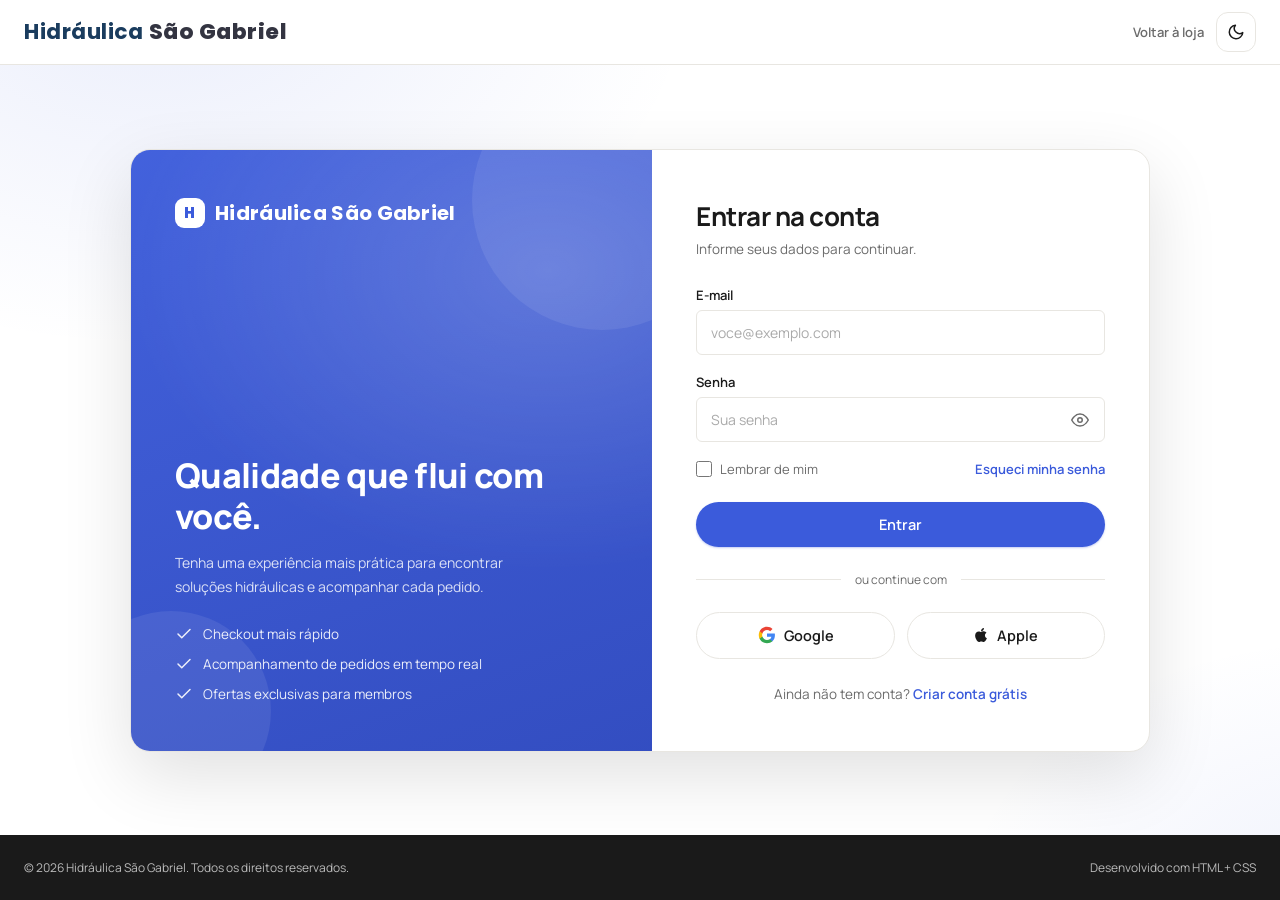
<file: pages/login.html>
<!DOCTYPE html>
<html lang="pt-BR">
<head>
<meta charset="UTF-8" />
<meta name="viewport" content="width=device-width, initial-scale=1.0" />
<title>Entrar — Hidráulica São Gabriel</title>
<link rel="preconnect" href="https://fonts.googleapis.com">
<link rel="preconnect" href="https://fonts.gstatic.com" crossorigin>
<link href="https://fonts.googleapis.com/css2?family=Manrope:wght@400;500;600;700;800&family=Poppins:wght@400;600;700;800&display=swap" rel="stylesheet">
<link rel="stylesheet" href="../css/login.css" />
</head>
<body>

  <header class="header">
    <div class="container header__inner">
      <a href="index.html" class="header__logo">
        <span class="header__logo-text">Hidráulica <strong>São Gabriel</strong></span>
      </a>
      <div class="header__actions">
        <a href="index.html" class="header__back">Voltar à loja</a>
        <button class="btn--icon" id="theme-toggle" aria-label="Alternar tema" title="Alternar tema">
          <svg width="18" height="18" viewBox="0 0 24 24" fill="none" stroke="currentColor" stroke-width="2" stroke-linecap="round" stroke-linejoin="round" id="theme-icon"><path d="M21 12.79A9 9 0 1 1 11.21 3 7 7 0 0 0 21 12.79z"/></svg>
        </button>
      </div>
    </div>
  </header>

  <main class="login-main">
    <div class="login-wrap">

      <aside class="login-brand">
        <div class="brand-logo">
          <span class="dot">H</span>
          Hidráulica São Gabriel
        </div>

        <div class="brand-copy">
          <h1>Qualidade que flui com você.</h1>
          <p>Tenha uma experiência mais prática para encontrar soluções hidráulicas e acompanhar cada pedido.</p>
          <ul class="brand-points">
            <li>
              <svg width="18" height="18" viewBox="0 0 24 24" fill="none" stroke="currentColor" stroke-width="2" stroke-linecap="round" stroke-linejoin="round"><path d="M20 6 9 17l-5-5"/></svg>
              Checkout mais rápido
            </li>
            <li>
              <svg width="18" height="18" viewBox="0 0 24 24" fill="none" stroke="currentColor" stroke-width="2" stroke-linecap="round" stroke-linejoin="round"><path d="M20 6 9 17l-5-5"/></svg>
              Acompanhamento de pedidos em tempo real
            </li>
            <li>
              <svg width="18" height="18" viewBox="0 0 24 24" fill="none" stroke="currentColor" stroke-width="2" stroke-linecap="round" stroke-linejoin="round"><path d="M20 6 9 17l-5-5"/></svg>
              Ofertas exclusivas para membros
            </li>
          </ul>
        </div>
      </aside>

      <section class="login-form-panel">
        <div class="login-top">
          <div>
            <h2>Entrar na conta</h2>
            <p class="login-sub">Informe seus dados para continuar.</p>
          </div>
        </div>

        <form id="loginForm" novalidate>
          <div class="alert" id="alert"></div>

          <div class="field" id="emailField">
            <label for="email">E-mail</label>
            <input type="email" id="email" name="email" placeholder="voce@exemplo.com" autocomplete="email" />
            <span class="error-msg" id="emailError">Informe um e-mail válido.</span>
          </div>

          <div class="field field--password" id="passwordField">
            <label for="password">Senha</label>
            <input type="password" id="password" name="password" placeholder="Sua senha" autocomplete="current-password" />
            <button type="button" class="password-toggle" id="passwordToggle" aria-label="Mostrar senha">
              <svg width="18" height="18" viewBox="0 0 24 24" fill="none" stroke="currentColor" stroke-width="2" stroke-linecap="round" stroke-linejoin="round" id="eyeIcon"><path d="M1 12s4-8 11-8 11 8 11 8-4 8-11 8-11-8-11-8z"/><circle cx="12" cy="12" r="3"/></svg>
            </button>
            <span class="error-msg">A senha deve ter pelo menos 6 caracteres.</span>
          </div>

          <div class="login-options">
            <label class="remember">
              <input type="checkbox" id="remember" />
              Lembrar de mim
            </label>
            <a href="#" class="forgot">Esqueci minha senha</a>
          </div>

          <button type="submit" class="btn btn--primary" id="submitBtn">
            <span class="spinner"></span>
            <span id="btnLabel">Entrar</span>
          </button>
        </form>

        <div class="divider">ou continue com</div>

        <div class="social-row">
          <button type="button" class="btn btn--social">
            <svg width="18" height="18" viewBox="0 0 24 24"><path fill="#4285F4" d="M22.56 12.25c0-.78-.07-1.53-.2-2.25H12v4.26h5.92c-.26 1.37-1.04 2.53-2.21 3.31v2.77h3.57c2.08-1.92 3.28-4.74 3.28-8.09z"/><path fill="#34A853" d="M12 23c2.97 0 5.46-.98 7.28-2.66l-3.57-2.77c-.98.66-2.23 1.06-3.71 1.06-2.86 0-5.29-1.93-6.16-4.53H2.18v2.84C3.99 20.53 7.7 23 12 23z"/><path fill="#FBBC05" d="M5.84 14.09c-.22-.66-.35-1.36-.35-2.09s.13-1.43.35-2.09V7.07H2.18C1.43 8.55 1 10.22 1 12s.43 3.45 1.18 4.93l2.85-2.22.81-.62z"/><path fill="#EA4335" d="M12 5.38c1.62 0 3.06.56 4.21 1.64l3.15-3.15C17.45 2.09 14.97 1 12 1 7.7 1 3.99 3.47 2.18 7.07l3.66 2.84c.87-2.6 3.3-4.53 6.16-4.53z"/></svg>
            Google
          </button>
          <button type="button" class="btn btn--social">
            <svg width="16" height="16" viewBox="0 0 384 512" fill="#1A1A1A"><path d="M318.7 268.7c-.2-36.7 16.4-64.4 50-84.8-18.8-26.9-47.2-41.7-84.7-44.6-35.5-2.8-74.3 20.7-88.5 20.7-15 0-49.4-19.7-76.4-19.7C63.3 141.2 4 184.8 4 273.5q0 39.3 14.4 81.2c12.8 36.7 59 126.7 107.2 125.2 25.2-.6 43-17.9 75.8-17.9 31.8 0 48.3 17.9 76.4 17.9 48.6-.7 90.4-82.5 102.6-119.3-65.2-30.7-61.7-90-61.7-91.9zm-56.6-164.2c27.3-32.4 24.8-61.9 24-72.5-24.1 1.4-52 16.4-67.9 34.9-17.5 19.8-27.8 44.3-25.6 71.9 26.1 2 49.9-11.4 69.5-34.3z"/></svg>
            Apple
          </button>
        </div>

        <p class="signup-hint">
          Ainda não tem conta? <a href="cadastro.html">Criar conta grátis</a>
        </p>
      </section>
    </div>
  </main>

  <footer class="footer">
    <div class="container footer__bottom">
      <span>© 2026 Hidráulica São Gabriel. Todos os direitos reservados.</span>
      <span>Desenvolvido com HTML + CSS</span>
    </div>
  </footer>

<script src="../js/login.js"></script>
</body>
</html>
</file>
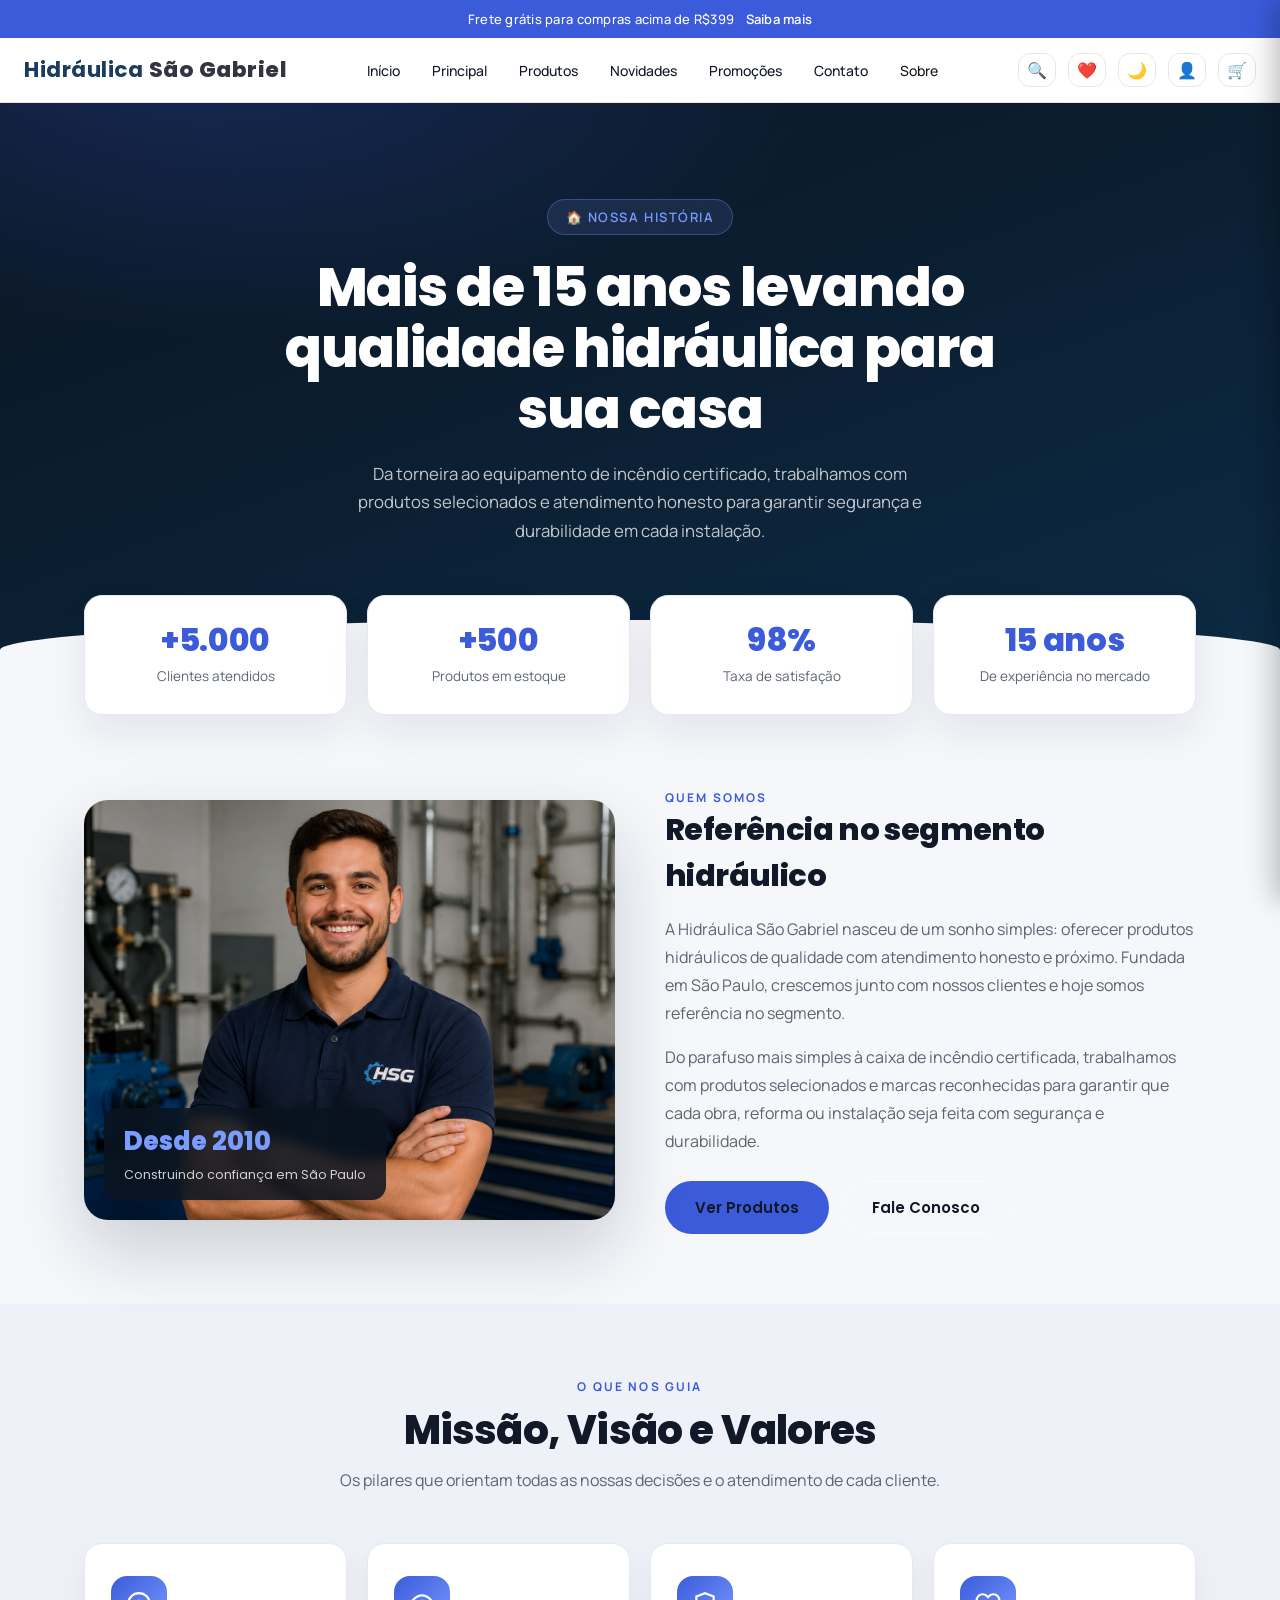
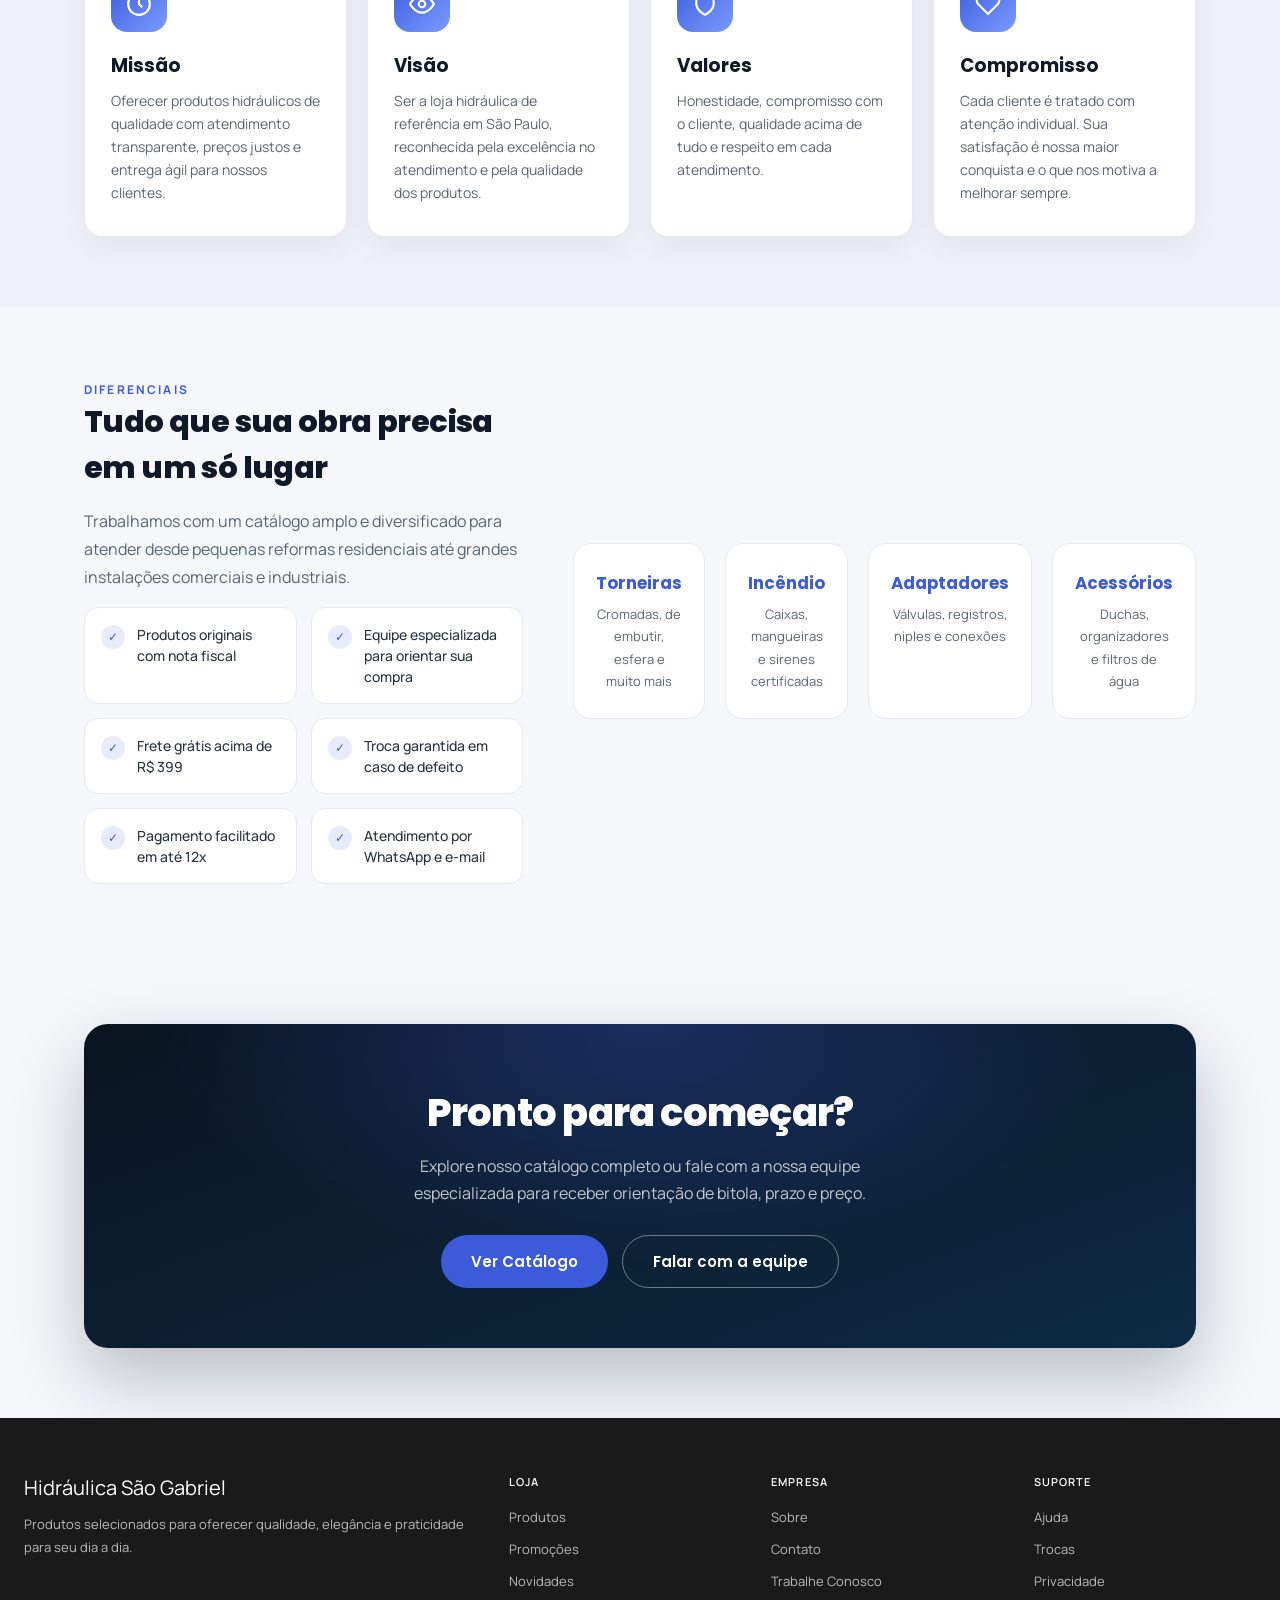
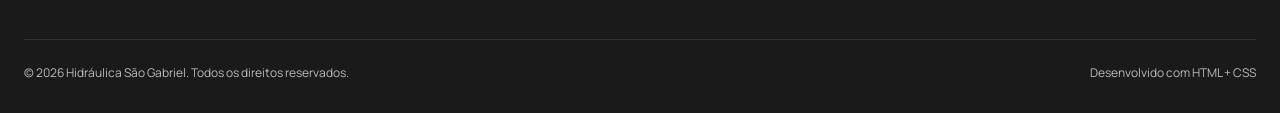
<file: pages/sobree.html>
<!DOCTYPE html>
<html lang="pt-BR">
<head>
    <meta charset="UTF-8">
    <meta name="viewport" content="width=device-width, initial-scale=1.0">
    <title>Sobre — Hidráulica São Gabriel</title>
    <link rel="stylesheet" href="../css/style.css">
    <link rel="preconnect" href="https://fonts.googleapis.com">
    <link rel="preconnect" href="https://fonts.gstatic.com" crossorigin>
    <link href="https://fonts.googleapis.com/css2?family=Poppins:wght@400;600;700;800&family=Manrope:wght@400;500;600;700&display=swap" rel="stylesheet">

    <style>
        /* ═══════════════════════════════════════
           SOBRE — estilos dedicados da página
           ═══════════════════════════════════════ */
        :root {
            --navy:    #0a1420;
            --navy-2:  #0d2a44;
            --blue:    #3B5BDB;
            --blue-lt: #7a9bff;
            --surface: #ffffff;
            --surface-2:#f5f7fb;
            --ink:     #111827;
            --muted:   #5b6472;
            --line:    #e6e9f0;
            --radius:  18px;
            --radius-lg: 24px;
        }

        body.sobre-page {
            background: var(--surface-2);
            font-family: 'Manrope', sans-serif;
            color: var(--ink);
            -webkit-font-smoothing: antialiased;
        }
        body.sobre-page a { text-decoration: none; color: inherit; }
        .sobre-wrap { max-width: 1160px; margin-inline: auto; padding-inline: 24px; }

        /* ── Hero ── */
        .sobre-hero {
            position: relative;
            overflow: hidden;
            background:
                radial-gradient(1100px 480px at 15% -10%, rgba(59,91,219,.28), transparent 60%),
                linear-gradient(160deg, var(--navy) 0%, var(--navy-2) 100%);
            color: #fff;
            padding: 96px 0 110px;
            text-align: center;
        }
        .sobre-hero::after {
            content: "";
            position: absolute;
            inset: auto 0 0 0;
            height: 70px;
            background: var(--surface-2);
            border-radius: 50% 50% 0 0 / 30px 30px 0 0;
            transform: translateY(35px);
        }
        .sobre-hero__badge {
            display: inline-flex;
            align-items: center;
            gap: 8px;
            font-size: 13px;
            font-weight: 600;
            letter-spacing: .12em;
            text-transform: uppercase;
            color: var(--blue-lt);
            background: rgba(122,155,255,.12);
            border: 1px solid rgba(122,155,255,.3);
            padding: 8px 18px;
            border-radius: 999px;
            margin-bottom: 22px;
        }
        .sobre-hero h1 {
            font-family: 'Poppins', sans-serif;
            font-size: clamp(2.2rem, 5vw, 3.4rem);
            font-weight: 800;
            letter-spacing: -.02em;
            line-height: 1.12;
            max-width: 760px;
            margin-inline: auto;
        }
        .sobre-hero p {
            max-width: 600px;
            margin: 20px auto 0;
            color: rgba(255,255,255,.75);
            font-size: 1.05rem;
            line-height: 1.7;
        }

        /* ── Stats em destaque ── */
        .sobre-stats {
            display: grid;
            grid-template-columns: repeat(4, 1fr);
            gap: 20px;
            margin-top: -60px;
            position: relative;
            z-index: 3;
        }
        .sobre-stat {
            background: var(--surface);
            border: 1px solid var(--line);
            border-radius: var(--radius);
            padding: 28px 22px;
            text-align: center;
            box-shadow: 0 18px 40px rgba(10,20,32,.08);
            transition: transform .3s ease, box-shadow .3s ease;
        }
        .sobre-stat:hover {
            transform: translateY(-6px);
            box-shadow: 0 26px 55px rgba(10,20,32,.14);
        }
        .sobre-stat__num {
            display: block;
            font-family: 'Poppins', sans-serif;
            font-size: 2rem;
            font-weight: 800;
            color: var(--blue);
            letter-spacing: -.01em;
            line-height: 1;
            margin-bottom: 8px;
        }
        .sobre-stat__label {
            font-size: 13.5px;
            color: var(--muted);
            line-height: 1.4;
        }

        /* ── Seções ── */
        .sobre-section { padding: 70px 0; }
        .sobre-section__head {
            text-align: center;
            max-width: 640px;
            margin: 0 auto 48px;
        }
        .sobre-section__head .eyebrow {
            display: inline-block;
            font-size: 12px;
            font-weight: 700;
            letter-spacing: .18em;
            text-transform: uppercase;
            color: var(--blue);
            margin-bottom: 12px;
        }
        .sobre-section__head h2 {
            font-family: 'Poppins', sans-serif;
            font-size: clamp(1.8rem, 3.5vw, 2.5rem);
            font-weight: 800;
            letter-spacing: -.02em;
            line-height: 1.15;
        }
        .sobre-section__head p {
            color: var(--muted);
            margin-top: 14px;
            line-height: 1.7;
        }

        /* ── História (imagem + texto) ── */
        .sobre-historia {
            display: grid;
            grid-template-columns: 1fr 1fr;
            gap: 50px;
            align-items: center;
        }
        .sobre-historia__media {
            border-radius: var(--radius-lg);
            overflow: hidden;
            box-shadow: 0 30px 70px rgba(10,20,32,.18);
            position: relative;
        }
        .sobre-historia__media img {
            width: 100%;
            height: 420px;
            object-fit: cover;
            display: block;
        }
        .sobre-historia__badge {
            position: absolute;
            bottom: 20px;
            left: 20px;
            background: rgba(10,20,32,.85);
            backdrop-filter: blur(6px);
            color: #fff;
            padding: 14px 20px;
            border-radius: 14px;
            font-family: 'Poppins', sans-serif;
        }
        .sobre-historia__badge strong {
            display: block;
            font-size: 1.6rem;
            font-weight: 800;
            color: var(--blue-lt);
        }
        .sobre-historia__badge span { font-size: 12.5px; color: rgba(255,255,255,.8); }

        .sobre-historia__text h2 {
            font-family: 'Poppins', sans-serif;
            font-size: 1.9rem;
            font-weight: 800;
            letter-spacing: -.02em;
            margin-bottom: 16px;
        }
        .sobre-historia__text p {
            color: var(--muted);
            line-height: 1.75;
            margin-bottom: 16px;
        }

        /* ── Cards Missão/Visão/Valores ── */
        .sobre-mvv {
            display: grid;
            grid-template-columns: repeat(4, 1fr);
            gap: 20px;
        }
        .sobre-mvv-card {
            background: var(--surface);
            border: 1px solid var(--line);
            border-radius: var(--radius);
            padding: 32px 26px;
            box-shadow: 0 12px 30px rgba(10,20,32,.05);
            transition: transform .3s ease, box-shadow .3s ease, border-color .3s ease;
        }
        .sobre-mvv-card:hover {
            transform: translateY(-6px);
            box-shadow: 0 24px 55px rgba(10,20,32,.12);
            border-color: var(--blue-lt);
        }
        .sobre-mvv-card__icon {
            width: 56px; height: 56px;
            display: flex; align-items: center; justify-content: center;
            border-radius: 16px;
            background: linear-gradient(135deg, var(--blue), var(--blue-lt));
            color: #fff;
            margin-bottom: 20px;
        }
        .sobre-mvv-card__icon svg { width: 26px; height: 26px; }
        .sobre-mvv-card h3 {
            font-family: 'Poppins', sans-serif;
            font-size: 1.15rem;
            font-weight: 700;
            margin-bottom: 10px;
        }
        .sobre-mvv-card p {
            font-size: 14px;
            color: var(--muted);
            line-height: 1.65;
        }

        /* ── Por que nos escolher ── */
        .sobre-porque {
            display: grid;
            grid-template-columns: 1fr 1fr;
            gap: 50px;
            align-items: center;
        }
        .sobre-porque__list {
            list-style: none;
            display: grid;
            grid-template-columns: 1fr 1fr;
            gap: 14px;
        }
        .sobre-porque__list li {
            display: flex;
            align-items: flex-start;
            gap: 12px;
            background: var(--surface);
            border: 1px solid var(--line);
            border-radius: 14px;
            padding: 16px;
            font-size: 14px;
            font-weight: 500;
            color: #2a3441;
            line-height: 1.5;
            transition: transform .25s ease, box-shadow .25s ease;
        }
        .sobre-porque__list li:hover {
            transform: translateY(-3px);
            box-shadow: 0 12px 28px rgba(10,20,32,.08);
        }
        .sobre-porque__list .check {
            flex: none;
            width: 24px; height: 24px;
            display: flex; align-items: center; justify-content: center;
            border-radius: 50%;
            background: rgba(59,91,219,.12);
            color: var(--blue);
            font-size: 12px;
            margin-top: 1px;
        }

        /* ── Categorias (produtos) ── */
        .sobre-categorias {
            display: grid;
            grid-template-columns: repeat(4, 1fr);
            gap: 20px;
        }
        .sobre-cat {
            background: var(--surface);
            border: 1px solid var(--line);
            border-radius: var(--radius);
            padding: 26px 22px;
            text-align: center;
            transition: transform .3s ease, box-shadow .3s ease;
        }
        .sobre-cat:hover {
            transform: translateY(-6px);
            box-shadow: 0 22px 50px rgba(10,20,32,.12);
        }
        .sobre-cat strong {
            display: block;
            font-family: 'Poppins', sans-serif;
            font-size: 1.05rem;
            font-weight: 700;
            margin-bottom: 6px;
            color: var(--blue);
        }
        .sobre-cat span {
            font-size: 13px;
            color: var(--muted);
            line-height: 1.5;
        }

        /* ── CTA final ── */
        .sobre-cta {
            background:
                radial-gradient(800px 400px at 50% 0%, rgba(59,91,219,.3), transparent 60%),
                linear-gradient(160deg, var(--navy), var(--navy-2));
            border-radius: var(--radius-lg);
            color: #fff;
            text-align: center;
            padding: 60px 30px;
            box-shadow: 0 30px 70px rgba(10,20,32,.25);
        }
        .sobre-cta h2 {
            font-family: 'Poppins', sans-serif;
            font-size: clamp(1.7rem, 3.5vw, 2.4rem);
            font-weight: 800;
            letter-spacing: -.02em;
            margin-bottom: 12px;
        }
        .sobre-cta p {
            color: rgba(255,255,255,.75);
            max-width: 460px;
            margin: 0 auto 28px;
            line-height: 1.7;
        }
        .sobre-cta__btns {
            display: flex;
            gap: 14px;
            justify-content: center;
            flex-wrap: wrap;
        }
        .btn-sobre {
            display: inline-flex;
            align-items: center;
            gap: 8px;
            padding: 14px 30px;
            border-radius: 999px;
            font-family: 'Poppins', sans-serif;
            font-size: 15px;
            font-weight: 600;
            transition: all .25s;
        }
        .btn-sobre--primary {
            background: var(--blue);
            color: #fff;
        }
        .btn-sobre--primary:hover {
            background: var(--blue-lt);
            color: var(--navy);
            transform: translateY(-2px);
        }
        .btn-sobre--ghost {
            border: 1.5px solid rgba(255,255,255,.4);
            color: #fff;
        }
        .btn-sobre--ghost:hover {
            background: #fff;
            color: var(--navy);
            transform: translateY(-2px);
        }

        /* ── Responsivo ── */
        @media (max-width: 900px) {
            .sobre-stats { grid-template-columns: 1fr 1fr; }
            .sobre-historia, .sobre-porque { grid-template-columns: 1fr; }
            .sobre-mvv, .sobre-categorias { grid-template-columns: 1fr 1fr; }
        }
        @media (max-width: 560px) {
            .sobre-stats { grid-template-columns: 1fr 1fr; gap: 14px; }
            .sobre-mvv, .sobre-categorias { grid-template-columns: 1fr; }
            .sobre-porque__list { grid-template-columns: 1fr; }
            .sobre-historia__media img { height: 280px; }
            .sobre-hero { padding: 80px 0 95px; }
        }
        /* ═══════════════════════════════════════
   DARK MODE — tema escuro
   ═══════════════════════════════════════ */
body.dark-mode.sobre-page,
body.dark-mode.contato-page {
    --surface:   #151f2f;
    --surface-2: #0b1220;
    --ink:       #eef2f8;
    --muted:     #a4b1c2;
    --line:      #2b3b54;
    background: var(--surface-2);
    color: var(--ink);
}

/* Textos que estavam com cor clara fixa */
body.dark-mode .sobre-porque__list li,
body.dark-mode .contato-info__list li,
body.dark-mode .field label {
    color: #e8edf5;
}

/* Campos de formulário */
body.dark-mode .field input,
body.dark-mode .field textarea {
    background: var(--surface);
    color: var(--ink);
    border-color: var(--line);
}
body.dark-mode .field input::placeholder,
body.dark-mode .field textarea::placeholder {
    color: #7b8aa0;
}
body.dark-mode .field input:focus,
body.dark-mode .field textarea:focus {
    background: #1b2637;
    border-color: var(--blue-lt);
    box-shadow: 0 0 0 4px rgba(122,155,255,.16);
}

/* Ajustes de contraste no escuro */
body.dark-mode .sobre-cat strong,
body.dark-mode .sobre-stat__num,
body.dark-mode .contato-stat strong {
    color: var(--blue-lt);
}

    </style>
</head>
<body class="sobre-page">

    <!-- Banner -->
    <div class="promo-banner">
        Frete grátis para compras acima de R$399
        <a href="#">Saiba mais</a>
    </div>

    <header class="header">
        <div class="container header__inner">
            <a href="index.html" class="header__logo">
                <span class="header__logo-text">Hidráulica <strong>São Gabriel</strong></span>
            </a>

            <nav>
                <ul class="header__nav">
                    <li><a href="index.html">Início</a></li>
                    <li><a href="paginamain.html">Principal</a></li>
                    <li><a href="produtos.html">Produtos</a></li>
                    <li><a href="novidades.html">Novidades</a></li>
                    <li><a href="promocoes.html">Promoções</a></li>
                    <li><a href="contato.html">Contato</a></li>
                    <li><a href="sobree.html" class="active">Sobre</a></li>
                </ul>
            </nav>

            <div class="header__actions">
                <button class="btn--icon" aria-label="Buscar">🔍</button>
                <button class="btn--icon" aria-label="Favoritos">❤️</button>
                <button class="btn--icon" id="theme-toggle" aria-label="Alternar tema">🌙</button>
                <button class="btn--icon profile-toggle" id="profile-toggle" type="button" aria-label="Abrir perfil">👤</button>
                <button class="btn--icon" id="cart-toggle" aria-label="Abrir carrinho">
                    🛒
                    <span class="cart-count" id="cart-count">0</span>
                </button>
            </div>
        </div>
    </header>

    <!-- Hero -->
    <section class="sobre-hero">
        <div class="sobre-wrap">
            <span class="sobre-hero__badge">🏠 Nossa História</span>
            <h1>Mais de 15 anos levando qualidade hidráulica para sua casa</h1>
            <p>Da torneira ao equipamento de incêndio certificado, trabalhamos com produtos selecionados e atendimento honesto para garantir segurança e durabilidade em cada instalação.</p>
        </div>
    </section>

    <!-- Stats -->
    <section>
        <div class="sobre-wrap">
            <div class="sobre-stats">
                <div class="sobre-stat">
                    <span class="sobre-stat__num">+5.000</span>
                    <span class="sobre-stat__label">Clientes atendidos</span>
                </div>
                <div class="sobre-stat">
                    <span class="sobre-stat__num">+500</span>
                    <span class="sobre-stat__label">Produtos em estoque</span>
                </div>
                <div class="sobre-stat">
                    <span class="sobre-stat__num">98%</span>
                    <span class="sobre-stat__label">Taxa de satisfação</span>
                </div>
                <div class="sobre-stat">
                    <span class="sobre-stat__num">15 anos</span>
                    <span class="sobre-stat__label">De experiência no mercado</span>
                </div>
            </div>
        </div>
    </section>

    <!-- História -->
    <section class="sobre-section">
        <div class="sobre-wrap">
            <div class="sobre-historia">
                <div class="sobre-historia__media">
                    <img src="../img/foto-pessoa.png" alt="Hidráulica São Gabriel">
                    <div class="sobre-historia__badge">
                        <strong>Desde 2010</strong>
                        <span>Construindo confiança em São Paulo</span>
                    </div>
                </div>
                <div class="sobre-historia__text">
                    <span class="eyebrow" style="color:var(--blue); font-weight:700; letter-spacing:.18em; text-transform:uppercase; font-size:12px;">Quem somos</span>
                    <h2>Referência no segmento hidráulico</h2>
                    <p>
                        A Hidráulica São Gabriel nasceu de um sonho simples: oferecer produtos hidráulicos de qualidade com atendimento honesto e próximo. Fundada em São Paulo, crescemos junto com nossos clientes e hoje somos referência no segmento.
                    </p>
                    <p>
                        Do parafuso mais simples à caixa de incêndio certificada, trabalhamos com produtos selecionados e marcas reconhecidas para garantir que cada obra, reforma ou instalação seja feita com segurança e durabilidade.
                    </p>
                    <div style="display:flex; gap:12px; flex-wrap:wrap; margin-top:26px;">
                        <a href="produtos.html" class="btn-sobre btn-sobre--primary">Ver Produtos</a>
                        <a href="contato.html" class="btn-sobre btn-sobre--ghost">Fale Conosco</a>
                    </div>
                </div>
            </div>
        </div>
    </section>

    <!-- Missão, Visão e Valores -->
    <section class="sobre-section" style="background:#eef1f7;">
        <div class="sobre-wrap">
            <div class="sobre-section__head">
                <span class="eyebrow">O que nos guia</span>
                <h2>Missão, Visão e Valores</h2>
                <p>Os pilares que orientam todas as nossas decisões e o atendimento de cada cliente.</p>
            </div>

            <div class="sobre-mvv">
                <div class="sobre-mvv-card">
                    <div class="sobre-mvv-card__icon">
                        <svg width="22" height="22" fill="none" stroke="currentColor" stroke-width="2" viewBox="0 0 24 24">
                            <circle cx="12" cy="12" r="10"/><path d="M12 8v4l3 3"/>
                        </svg>
                    </div>
                    <h3>Missão</h3>
                    <p>Oferecer produtos hidráulicos de qualidade com atendimento transparente, preços justos e entrega ágil para nossos clientes.</p>
                </div>

                <div class="sobre-mvv-card">
                    <div class="sobre-mvv-card__icon">
                        <svg width="22" height="22" fill="none" stroke="currentColor" stroke-width="2" viewBox="0 0 24 24">
                            <path d="M1 12s4-8 11-8 11 8 11 8-4 8-11 8-11-8-11-8z"/><circle cx="12" cy="12" r="3"/>
                        </svg>
                    </div>
                    <h3>Visão</h3>
                    <p>Ser a loja hidráulica de referência em São Paulo, reconhecida pela excelência no atendimento e pela qualidade dos produtos.</p>
                </div>

                <div class="sobre-mvv-card">
                    <div class="sobre-mvv-card__icon">
                        <svg width="22" height="22" fill="none" stroke="currentColor" stroke-width="2" viewBox="0 0 24 24">
                            <path d="M12 22s8-4 8-10V5l-8-3-8 3v7c0 6 8 10 8 10z"/>
                        </svg>
                    </div>
                    <h3>Valores</h3>
                    <p>Honestidade, compromisso com o cliente, qualidade acima de tudo e respeito em cada atendimento.</p>
                </div>

                <div class="sobre-mvv-card">
                    <div class="sobre-mvv-card__icon">
                        <svg width="22" height="22" fill="none" stroke="currentColor" stroke-width="2" viewBox="0 0 24 24">
                            <path d="M20.84 4.61a5.5 5.5 0 0 0-7.78 0L12 5.67l-1.06-1.06a5.5 5.5 0 0 0-7.78 7.78l1.06 1.06L12 21.23l7.78-7.78 1.06-1.06a5.5 5.5 0 0 0 0-7.78z"/>
                        </svg>
                    </div>
                    <h3>Compromisso</h3>
                    <p>Cada cliente é tratado com atenção individual. Sua satisfação é nossa maior conquista e o que nos motiva a melhorar sempre.</p>
                </div>
            </div>
        </div>
    </section>

    <!-- Por que nos escolher -->
    <section class="sobre-section">
        <div class="sobre-wrap">
            <div class="sobre-porque">
                <div class="sobre-historia__text">
                    <span class="eyebrow" style="color:var(--blue); font-weight:700; letter-spacing:.18em; text-transform:uppercase; font-size:12px;">Diferenciais</span>
                    <h2>Tudo que sua obra precisa em um só lugar</h2>
                    <p>
                        Trabalhamos com um catálogo amplo e diversificado para atender desde pequenas reformas residenciais até grandes instalações comerciais e industriais.
                    </p>
                    <ul class="sobre-porque__list">
                        <li><span class="check">✓</span> Produtos originais com nota fiscal</li>
                        <li><span class="check">✓</span> Equipe especializada para orientar sua compra</li>
                        <li><span class="check">✓</span> Frete grátis acima de R$ 399</li>
                        <li><span class="check">✓</span> Troca garantida em caso de defeito</li>
                        <li><span class="check">✓</span> Pagamento facilitado em até 12x</li>
                        <li><span class="check">✓</span> Atendimento por WhatsApp e e-mail</li>
                    </ul>
                </div>

                <div>
                    <div class="sobre-categorias">
                        <div class="sobre-cat">
                            <strong>Torneiras</strong>
                            <span>Cromadas, de embutir, esfera e muito mais</span>
                        </div>
                        <div class="sobre-cat">
                            <strong>Incêndio</strong>
                            <span>Caixas, mangueiras e sirenes certificadas</span>
                        </div>
                        <div class="sobre-cat">
                            <strong>Adaptadores</strong>
                            <span>Válvulas, registros, niples e conexões</span>
                        </div>
                        <div class="sobre-cat">
                            <strong>Acessórios</strong>
                            <span>Duchas, organizadores e filtros de água</span>
                        </div>
                    </div>
                </div>
            </div>
        </div>
    </section>

    <!-- CTA final -->
    <section class="sobre-section">
        <div class="sobre-wrap">
            <div class="sobre-cta">
                <h2>Pronto para começar?</h2>
                <p>Explore nosso catálogo completo ou fale com a nossa equipe especializada para receber orientação de bitola, prazo e preço.</p>
                <div class="sobre-cta__btns">
                    <a href="produtos.html" class="btn-sobre btn-sobre--primary">Ver Catálogo</a>
                    <a href="contato.html" class="btn-sobre btn-sobre--ghost">Falar com a equipe</a>
                </div>
            </div>
        </div>
    </section>

    <footer class="footer">
        <div class="container">
            <div class="footer__grid">
                <div>
                    <div class="footer__logo">Hidráulica São Gabriel</div>
                    <p class="footer__desc">
                        Produtos selecionados para oferecer qualidade,
                        elegância e praticidade para seu dia a dia.
                    </p>
                </div>
                <div>
                    <h4 class="footer__heading">Loja</h4>
                    <ul class="footer__links">
                        <li><a href="produtos.html">Produtos</a></li>
                        <li><a href="promocoes.html">Promoções</a></li>
                        <li><a href="novidades.html">Novidades</a></li>
                    </ul>
                </div>
                <div>
                    <h4 class="footer__heading">Empresa</h4>
                    <ul class="footer__links">
                        <li><a href="sobree.html">Sobre</a></li>
                        <li><a href="contato.html">Contato</a></li>
                        <li><a href="#">Trabalhe Conosco</a></li>
                    </ul>
                </div>
                <div>
                    <h4 class="footer__heading">Suporte</h4>
                    <ul class="footer__links">
                        <li><a href="#">Ajuda</a></li>
                        <li><a href="#">Trocas</a></li>
                        <li><a href="#">Privacidade</a></li>
                    </ul>
                </div>
            </div>

            <div class="footer__bottom">
                <span>© 2026 Hidráulica São Gabriel. Todos os direitos reservados.</span>
                <span>Desenvolvido com HTML + CSS</span>
            </div>
        </div>
    </footer>

    <!-- Carrinho lateral -->
    <div class="cart-overlay" id="cart-overlay"></div>
    <aside class="cart-sidebar" id="cart-sidebar">
        <div class="cart-sidebar__header">
            <h3>Seu carrinho</h3>
            <button class="cart-close" id="cart-close">✕</button>
        </div>
        <div class="cart-sidebar__items" id="cart-items"></div>
        <div class="cart-sidebar__footer">
            <div class="cart-total">
                <span>Total</span>
                <span id="cart-total">R$ 0,00</span>
            </div>
            <button class="btn btn--primary" style="width:100%;">Finalizar Compra</button>
        </div>
    </aside>

    <script src="../js/js.js"></script>
    <script>
        const themeBtn = document.getElementById("theme-toggle");

        themeBtn.addEventListener("click", () => {
            document.body.classList.toggle("dark-mode");
            if (document.body.classList.contains("dark-mode")) {
                themeBtn.textContent = "☀️";
                localStorage.setItem("theme", "dark");
            } else {
                themeBtn.textContent = "🌙";
                localStorage.setItem("theme", "light");
            }
        });

        if (localStorage.getItem("theme") === "dark") {
            document.body.classList.add("dark-mode");
            themeBtn.textContent = "☀️";
        }
    </script>

</body>
</html>
</file>
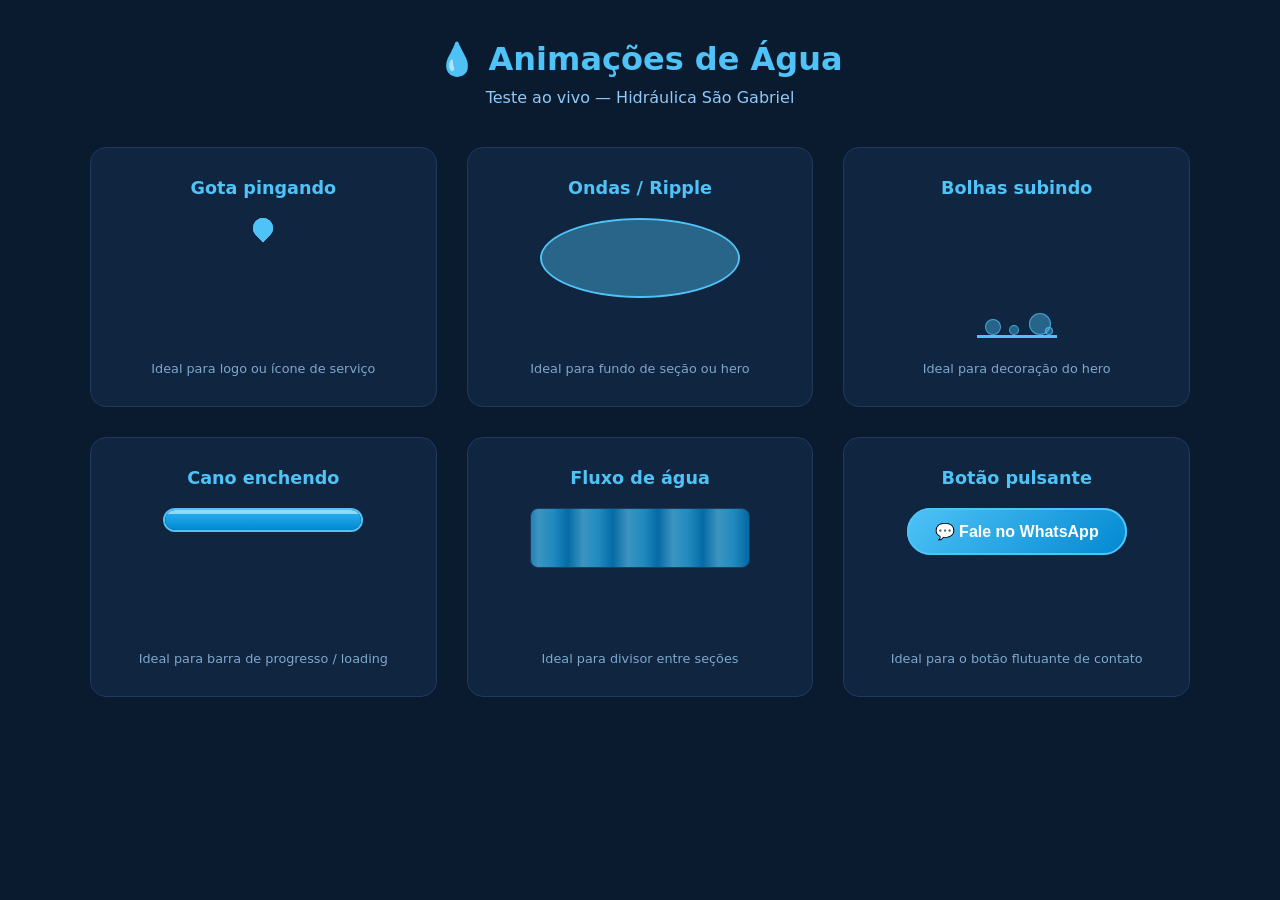
<file: pages/teste.html>
<!DOCTYPE html>
<html lang="pt-BR">
<head>
  <meta charset="UTF-8">
  <meta name="viewport" content="width=device-width, initial-scale=1.0">
  <title>Animações de Água - Hidráulica São Gabriel</title>
  <style>
    /* ===== RESET BÁSICO ===== */
    * { margin: 0; padding: 0; box-sizing: border-box; }

    body {
      font-family: 'Segoe UI', system-ui, sans-serif;
      background: #0a1a2f;
      color: #e6f1ff;
      min-height: 100vh;
      display: flex;
      flex-direction: column;
      align-items: center;
      padding: 40px 20px;
    }

    h1 {
      color: #4fc3f7;
      margin-bottom: 10px;
      font-size: 2rem;
    }

    .subtitulo {
      color: #90caf9;
      margin-bottom: 40px;
      text-align: center;
    }

    .grid {
      display: grid;
      grid-template-columns: repeat(auto-fit, minmax(280px, 1fr));
      gap: 30px;
      max-width: 1100px;
      width: 100%;
    }

    .card {
      background: #0f2540;
      border: 1px solid #1e3a5f;
      border-radius: 16px;
      padding: 30px;
      display: flex;
      flex-direction: column;
      align-items: center;
      gap: 20px;
      min-height: 260px;
      position: relative;
      overflow: hidden;
    }

    .card h2 {
      font-size: 1.1rem;
      color: #4fc3f7;
      text-align: center;
    }

    .legenda {
      font-size: 0.8rem;
      color: #7fa8cc;
      text-align: center;
      margin-top: auto;
    }

    /* =====================================================
       ANIMAÇÃO 1: GOTA PINGANDO (para logo ou botão)
       ===================================================== */
    .gota-palco {
      position: relative;
      width: 80px;
      height: 120px;
    }

    .gota {
      position: absolute;
      top: 0;
      left: 50%;
      width: 20px;
      height: 20px;
      margin-left: -10px;
      background: #4fc3f7;
      border-radius: 50% 50% 50% 0;
      transform: rotate(-45deg);
      animation: pingar 2s infinite ease-in;
    }

    .gota:nth-child(2) { animation-delay: 0.7s; }
    .gota:nth-child(3) { animation-delay: 1.4s; }

    @keyframes pingar {
      0%   { top: 0; opacity: 0; transform: rotate(-45deg) scale(0.5); }
      20%  { opacity: 1; }
      60%  { top: 80px; opacity: 1; transform: rotate(-45deg) scale(1); }
      100% { top: 80px; opacity: 0; transform: rotate(-45deg) scale(0.3); }
    }

    /* =====================================================
       ANIMAÇÃO 2: ONDAS / RIPPLE (fundo de seção)
       ===================================================== */
    .onda-palco {
      position: relative;
      width: 200px;
      height: 80px;
      border-radius: 50%;
      overflow: hidden;
      border: 2px solid #4fc3f7;
      background: rgba(79, 195, 247, 0.05);
    }

    .onda {
      position: absolute;
      top: -100%;
      left: -50%;
      width: 200%;
      height: 200%;
      background: rgba(79, 195, 247, 0.25);
      border-radius: 40%;
      animation: ondular 5s infinite linear;
    }

    .onda:nth-child(2) {
      background: rgba(79, 195, 247, 0.15);
      animation-duration: 7s;
      animation-direction: reverse;
    }

    @keyframes ondular {
      from { transform: rotate(0deg); }
      to   { transform: rotate(360deg); }
    }

    /* =====================================================
       ANIMAÇÃO 3: BOLHAS SUBINDO (hero ou card)
       ===================================================== */
    .bolhas-palco {
      position: relative;
      width: 80px;
      height: 120px;
      border-bottom: 3px solid #4fc3f7;
    }

    .bolha {
      position: absolute;
      bottom: 0;
      width: 16px;
      height: 16px;
      background: rgba(79, 195, 247, 0.4);
      border: 1px solid rgba(79, 195, 247, 0.7);
      border-radius: 50%;
      animation: subir 3s infinite ease-in;
    }

    .bolha:nth-child(1) { left: 10%; animation-delay: 0s;   animation-duration: 2.5s; }
    .bolha:nth-child(2) { left: 40%; animation-delay: 1s;   animation-duration: 3s;   width: 10px; height: 10px; }
    .bolha:nth-child(3) { left: 65%; animation-delay: 0.5s; animation-duration: 2s;   width: 22px; height: 22px; }
    .bolha:nth-child(4) { left: 85%; animation-delay: 1.5s; animation-duration: 3.5s; width: 8px;  height: 8px; }

    @keyframes subir {
      0%   { bottom: 0; opacity: 0; }
      20%  { opacity: 1; }
      100% { bottom: 110px; opacity: 0; transform: translateX(10px); }
    }

    /* =====================================================
       ANIMAÇÃO 4: CANO ENCHENDO DE ÁGUA (barra de progresso)
       ===================================================== */
    .cano {
      width: 200px;
      height: 24px;
      border: 2px solid #4fc3f7;
      border-radius: 12px;
      overflow: hidden;
      background: rgba(79, 195, 247, 0.05);
    }

    .agua-cano {
      width: 100%;
      height: 100%;
      background: linear-gradient(180deg, #29b6f6, #0288d1);
      border-radius: 10px;
      transform-origin: left;
      animation: encher 3s infinite ease-in-out;
      position: relative;
    }

    /* brilho na superfície da água */
    .agua-cano::after {
      content: '';
      position: absolute;
      top: 0;
      left: 0;
      right: 0;
      height: 4px;
      background: rgba(255, 255, 255, 0.5);
      border-radius: 4px;
    }

    @keyframes encher {
      0%   { transform: scaleX(0); }
      50%  { transform: scaleX(1); }
      100% { transform: scaleX(0); transform-origin: right; }
    }

    /* =====================================================
       ANIMAÇÃO 5: FLUXO DE ÁGUA CORRENTE (divisor de seção)
       ===================================================== */
    .fluxo-palco {
      width: 220px;
      height: 60px;
      position: relative;
      overflow: hidden;
      border-radius: 8px;
      border: 1px solid #1e3a5f;
    }

    .fluxo {
      position: absolute;
      top: 0;
      left: -100%;
      width: 200%;
      height: 100%;
      background: repeating-linear-gradient(
        90deg,
        #4fc3f7 0px,
        #29b6f6 15px,
        #0288d1 30px,
        #4fc3f7 45px
      );
      animation: correr 2s infinite linear;
      opacity: 0.7;
    }

    @keyframes correr {
      from { transform: translateX(0); }
      to   { transform: translateX(50%); }
    }

    /* =====================================================
       ANIMAÇÃO 6: GOTA PULSANTE (botão WhatsApp)
       ===================================================== */
    .botao-agua {
      display: inline-flex;
      align-items: center;
      gap: 10px;
      padding: 14px 28px;
      background: linear-gradient(135deg, #4fc3f7, #0288d1);
      color: #fff;
      border: none;
      border-radius: 50px;
      font-size: 1rem;
      font-weight: bold;
      cursor: pointer;
      position: relative;
    }

    .botao-agua::before {
      content: '';
      position: absolute;
      inset: 0;
      border-radius: 50px;
      border: 2px solid #4fc3f7;
      animation: pulsar 2s infinite;
    }

    @keyframes pulsar {
      0%   { transform: scale(1); opacity: 1; }
      100% { transform: scale(1.3); opacity: 0; }
    }

    /* Acessibilidade: desliga animações para quem prefere */
    @media (prefers-reduced-motion: reduce) {
      * { animation: none !important; transition: none !important; }
    }
  </style>
</head>
<body>
  <h1>💧 Animações de Água</h1>
  <p class="subtitulo">Teste ao vivo — Hidráulica São Gabriel</p>

  <div class="grid">

    <!-- Gota pingando -->
    <div class="card">
      <h2>Gota pingando</h2>
      <div class="gota-palco">
        <div class="gota"></div>
        <div class="gota"></div>
        <div class="gota"></div>
      </div>
      <p class="legenda">Ideal para logo ou ícone de serviço</p>
    </div>

    <!-- Ondas / ripple -->
    <div class="card">
      <h2>Ondas / Ripple</h2>
      <div class="onda-palco">
        <div class="onda"></div>
        <div class="onda"></div>
      </div>
      <p class="legenda">Ideal para fundo de seção ou hero</p>
    </div>

    <!-- Bolhas subindo -->
    <div class="card">
      <h2>Bolhas subindo</h2>
      <div class="bolhas-palco">
        <div class="bolha"></div>
        <div class="bolha"></div>
        <div class="bolha"></div>
        <div class="bolha"></div>
      </div>
      <p class="legenda">Ideal para decoração do hero</p>
    </div>

    <!-- Cano enchendo -->
    <div class="card">
      <h2>Cano enchendo</h2>
      <div class="cano">
        <div class="agua-cano"></div>
      </div>
      <p class="legenda">Ideal para barra de progresso / loading</p>
    </div>

    <!-- Fluxo de água -->
    <div class="card">
      <h2>Fluxo de água</h2>
      <div class="fluxo-palco">
        <div class="fluxo"></div>
      </div>
      <p class="legenda">Ideal para divisor entre seções</p>
    </div>

    <!-- Botão pulsante -->
    <div class="card">
      <h2>Botão pulsante</h2>
      <button class="botao-agua">💬 Fale no WhatsApp</button>
      <p class="legenda">Ideal para o botão flutuante de contato</p>
    </div>

  </div>
</body>
</html>
</file>
<file: css/login.css>
/* ══════════ Tokens (do style.css) ══════════ */
:root {
    --color-bg: #FFFFFF;
    --color-surface: #F7F6F3;
    --color-border: #E8E6E1;
    --color-text: #1A1A1A;
    --color-muted: #6B6B6B;
    --color-accent: #3B5BDB;
    --color-accent-dk: #2F4AC0;
    --color-danger: #E03131;
    --color-success: #2F9E44;

    --font-display: 'Manrope', sans-serif;
    --font-ui: 'Manrope', sans-serif;

    --radius-sm: 6px;
    --radius-md: 12px;
    --radius-lg: 20px;
    --radius-pill: 999px;

    --shadow-card: 0 1px 3px rgba(0, 0, 0, .06), 0 4px 16px rgba(0, 0, 0, .04);
    --shadow-hover: 0 4px 12px rgba(0, 0, 0, .10), 0 12px 32px rgba(0, 0, 0, .08);
    --shadow-btn: 0 1px 2px rgba(59, 91, 219, .30);

    --transition: 200ms cubic-bezier(.4, 0, .2, 1);
    --max-width: 1280px;
}

*,
*::before,
*::after {
    box-sizing: border-box;
    margin: 0;
    padding: 0;
}

html {
    scroll-behavior: smooth;
}

body {
    font-family: var(--font-ui);
    background: var(--color-bg);
    color: var(--color-text);
    -webkit-font-smoothing: antialiased;
    min-height: 100vh;
    display: flex;
    flex-direction: column;
}

img {
    display: block;
    max-width: 100%;
}

a {
    color: inherit;
    text-decoration: none;
}

button,
input {
    font-family: inherit;
    font-size: inherit;
}

/* ══════════ Header (do style.css) ══════════ */
.header {
    position: sticky;
    top: 0;
    z-index: 100;
    background: rgba(255, 255, 255, .92);
    backdrop-filter: blur(12px);
    border-bottom: 1px solid var(--color-border);
}

.container {
    width: 100%;
    max-width: var(--max-width);
    margin-inline: auto;
    padding-inline: 24px;
}

.header__inner {
    display: flex;
    align-items: center;
    justify-content: space-between;
    height: 64px;
    gap: 16px;
}

.header__logo {
    font-family: 'Poppins', sans-serif;
    font-size: 1.35rem;
    font-weight: 700;
    letter-spacing: .5px;
    white-space: nowrap;
    line-height: 1.15;
    color: #1a3c5e;
}

.header__logo strong {
    font-weight: 800;
    color: #333441;
}

.header__back {
    color: var(--color-muted);
    font-size: 13px;
    font-weight: 600;
    transition: color var(--transition);
}

.header__back:hover {
    color: var(--color-accent);
}

.header__actions {
    display: flex;
    align-items: center;
    gap: 12px;
}

.btn--icon {
    position: relative;
    padding: 8px;
    border-radius: var(--radius-md);
    background: transparent;
    border: 1.5px solid var(--color-border);
    color: var(--color-text);
    cursor: pointer;
    transition: all var(--transition);
    line-height: 1;
    display: inline-flex;
    align-items: center;
    justify-content: center;
    width: 40px;
    height: 40px;
}

.btn--icon:hover {
    background: var(--color-surface);
    border-color: var(--color-text);
}

/* ══════════ Área do login ══════════ */
.login-main {
    flex: 1;
    display: flex;
    align-items: center;
    justify-content: center;
    padding: 40px 24px;
    position: relative;
    background-image:
        radial-gradient(900px 600px at 12% -10%, rgba(59, 91, 219, .10), transparent 60%),
        radial-gradient(700px 500px at 105% 110%, rgba(59, 91, 219, .08), transparent 55%);
}

.login-wrap {
    width: 100%;
    max-width: 1020px;
    display: grid;
    grid-template-columns: 1.05fr 1fr;
    background: var(--color-bg);
    border-radius: var(--radius-lg);
    overflow: hidden;
    box-shadow: 0 24px 70px rgba(0, 0, 0, .12);
    border: 1px solid var(--color-border);
}

/* Painel branding */
.login-brand {
    background:
        radial-gradient(700px 500px at 80% 20%, rgba(255, 255, 255, .18), transparent 60%),
        linear-gradient(160deg, rgba(59, 91, 219, .96), rgba(47, 74, 192, .98));
    color: #fff;
    padding: 48px 44px;
    display: flex;
    flex-direction: column;
    justify-content: space-between;
    position: relative;
    overflow: hidden;
}

.login-brand::before,
.login-brand::after {
    content: "";
    position: absolute;
    border-radius: 50%;
    background: rgba(255, 255, 255, .08);
}

.login-brand::before {
    width: 260px;
    height: 260px;
    top: -80px;
    right: -80px;
}

.login-brand::after {
    width: 200px;
    height: 200px;
    bottom: -60px;
    left: -60px;
}

.brand-logo {
    display: inline-flex;
    align-items: center;
    gap: 10px;
    font-family: 'Poppins', sans-serif;
    font-weight: 700;
    font-size: 1.25rem;
    letter-spacing: .3px;
    position: relative;
    z-index: 1;
}

.brand-logo .dot {
    width: 30px;
    height: 30px;
    border-radius: 9px;
    background: #fff;
    color: var(--color-accent);
    display: inline-flex;
    align-items: center;
    justify-content: center;
    font-weight: 800;
    font-size: 15px;
}

.brand-copy {
    position: relative;
    z-index: 1;
    margin-top: auto;
    padding-top: 48px;
}

.brand-copy h1 {
    font-family: var(--font-display);
    font-size: clamp(26px, 3vw, 34px);
    font-weight: 800;
    line-height: 1.2;
    letter-spacing: -.02em;
    margin-bottom: 14px;
}

.brand-copy p {
    font-size: 14px;
    line-height: 1.7;
    color: rgba(255, 255, 255, .82);
    max-width: 360px;
}

.brand-points {
    list-style: none;
    display: flex;
    flex-direction: column;
    gap: 12px;
    margin-top: 26px;
}

.brand-points li {
    display: flex;
    align-items: center;
    gap: 10px;
    font-size: 13.5px;
    color: rgba(255, 255, 255, .9);
}

.brand-points li svg {
    flex-shrink: 0;
}

/* Painel do formulário */
.login-form-panel {
    padding: 48px 44px;
    display: flex;
    flex-direction: column;
    justify-content: center;
}

.register-form-panel {
    padding-block: 38px;
}

.register-form-panel .login-top {
    margin-bottom: 22px;
}

.register-form-panel .field {
    margin-bottom: 14px;
}

.form-grid {
    display: grid;
    grid-template-columns: repeat(2, minmax(0, 1fr));
    gap: 0 14px;
}

.terms {
    display: flex;
    align-items: flex-start;
    gap: 8px;
    margin: 4px 0 20px;
    color: var(--color-muted);
    font-size: 12px;
    line-height: 1.5;
}

.terms input {
    flex: 0 0 auto;
    width: 16px;
    height: 16px;
    margin-top: 1px;
    accent-color: var(--color-accent);
}

.terms a {
    color: var(--color-accent);
    font-weight: 600;
}

.login-top {
    display: flex;
    align-items: center;
    justify-content: space-between;
    margin-bottom: 28px;
}

.login-form-panel h2 {
    font-family: var(--font-display);
    font-size: 26px;
    letter-spacing: -.02em;
}

.login-sub {
    font-size: 13.5px;
    color: var(--color-muted);
    margin-top: 6px;
}

/* Campos (do style.css) */
.field {
    margin-bottom: 18px;
}

.field label {
    display: block;
    font-size: 13px;
    font-weight: 600;
    margin-bottom: 6px;
}

.field input {
    width: 100%;
    padding: 12px 14px;
    border: 1.5px solid var(--color-border);
    border-radius: var(--radius-sm);
    background: var(--color-bg);
    color: var(--color-text);
    font-size: 14px;
    outline: none;
    transition: border-color var(--transition), box-shadow var(--transition);
}

.field input::placeholder {
    color: #aaa;
}

.field input:focus {
    border-color: var(--color-accent);
    box-shadow: 0 0 0 3px rgba(59, 91, 219, .12);
}

.field.has-error input {
    border-color: var(--color-danger);
}

.field .error-msg {
    display: none;
    font-size: 12px;
    color: var(--color-danger);
    margin-top: 5px;
}

.field.has-error .error-msg {
    display: block;
}

.field--password {
    position: relative;
}

.field--password input {
    padding-right: 46px;
}

.password-toggle {
    position: absolute;
    right: 8px;
    top: 47px;
    transform: translateY(-50%);
    width: 34px;
    height: 34px;
    border: none;
    background: transparent;
    cursor: pointer;
    color: var(--color-muted);
    display: flex;
    align-items: center;
    justify-content: center;
    border-radius: var(--radius-sm);
    transition: color var(--transition), background var(--transition);
}

.password-toggle:hover {
    color: var(--color-text);
    background: var(--color-surface);
}

.login-options {
    display: flex;
    align-items: center;
    justify-content: space-between;
    margin-bottom: 24px;
    font-size: 13px;
}

.remember {
    display: flex;
    align-items: center;
    gap: 8px;
    cursor: pointer;
    color: var(--color-muted);
    user-select: none;
}

.remember input {
    width: 16px;
    height: 16px;
    accent-color: var(--color-accent);
    cursor: pointer;
}

.forgot {
    color: var(--color-accent);
    font-weight: 600;
    text-decoration: none;
}

.forgot:hover {
    text-decoration: underline;
}

.btn {
    display: inline-flex;
    align-items: center;
    justify-content: center;
    gap: 8px;
    width: 100%;
    padding: 13px 22px;
    border-radius: var(--radius-pill);
    font-size: 14.5px;
    font-weight: 600;
    cursor: pointer;
    border: none;
    transition: all var(--transition);
    font-family: inherit;
}

.btn--primary {
    background: var(--color-accent);
    color: #fff;
    box-shadow: var(--shadow-btn);
}

.btn--primary:hover {
    background: var(--color-accent-dk);
    box-shadow: 0 2px 8px rgba(59, 91, 219, .40);
    transform: translateY(-1px);
}

.btn--primary:active {
    transform: translateY(0);
}

.btn--primary:disabled {
    opacity: .7;
    cursor: not-allowed;
    transform: none;
}

.spinner {
    width: 16px;
    height: 16px;
    border: 2px solid rgba(255, 255, 255, .4);
    border-top-color: #fff;
    border-radius: 50%;
    animation: spin .7s linear infinite;
    display: none;
}

.btn.loading .spinner {
    display: inline-block;
}

@keyframes spin {
    to {
        transform: rotate(360deg);
    }
}

.divider {
    display: flex;
    align-items: center;
    gap: 14px;
    margin: 24px 0;
    color: var(--color-muted);
    font-size: 12px;
}

.divider::before,
.divider::after {
    content: "";
    flex: 1;
    height: 1px;
    background: var(--color-border);
}

.social-row {
    display: flex;
    gap: 12px;
}

.btn--social {
    flex: 1;
    background: var(--color-bg);
    border: 1.5px solid var(--color-border);
    color: var(--color-text);
    box-shadow: none;
}

.btn--social:hover {
    background: var(--color-surface);
    border-color: var(--color-text);
    transform: none;
}

.signup-hint {
    text-align: center;
    margin-top: 26px;
    font-size: 13.5px;
    color: var(--color-muted);
}

.signup-hint a {
    color: var(--color-accent);
    font-weight: 600;
    text-decoration: none;
}

.signup-hint a:hover {
    text-decoration: underline;
}

.alert {
    display: none;
    padding: 12px 14px;
    border-radius: var(--radius-sm);
    font-size: 13px;
    margin-bottom: 18px;
}

.alert--error {
    display: block;
    background: #FFF0F0;
    color: var(--color-danger);
    border: 1px solid #ffd4d4;
}

.alert--success {
    display: block;
    background: #EBFBEE;
    color: var(--color-success);
    border: 1px solid #b7e6c1;
}

/* ══════════ Footer (do style.css) ══════════ */
.footer {
    background: var(--color-text);
    color: rgba(255, 255, 255, .7);
    padding-block: 24px;
}

.footer__bottom {
    display: flex;
    align-items: center;
    justify-content: space-between;
    font-size: 12px;
    flex-wrap: wrap;
    gap: 8px;
}

/* ══════════ Dark mode (do style.css) ══════════ */
body.dark-mode {
    --color-bg: #121212;
    --color-surface: #1e1e1e;
    --color-border: #333;
    --color-text: #f5f5f5;
    --color-muted: #b0b0b0;
    --color-accent: #4c6fff;
    --color-accent-dk: #3557e6;
    background: var(--color-bg);
    color: var(--color-text);
    background-image:
        radial-gradient(900px 600px at 12% -10%, rgba(76, 111, 255, .12), transparent 60%),
        radial-gradient(700px 500px at 105% 110%, rgba(76, 111, 255, .10), transparent 55%);
}

body.dark-mode .header {
    background: rgba(18, 18, 18, .95);
    border-color: #333;
}

body.dark-mode .login-wrap {
    background: #161616;
    border-color: #333;
}

body.dark-mode .login-brand {
    background: linear-gradient(160deg, #243b73, #1b2d5c);
}

body.dark-mode .field input {
    background: #2a2a2a;
    color: #fff;
    border-color: #444;
}

body.dark-mode .field input::placeholder {
    color: #777;
}

body.dark-mode .btn--social {
    background: #1e1e1e;
    border-color: #444;
    color: #fff;
}

body.dark-mode .btn--social:hover {
    background: #2a2a2a;
}

body.dark-mode .btn--icon {
    background: #1e1e1e;
    border-color: #444;
    color: #fff;
}

body.dark-mode .btn--icon:hover {
    background: #2a2a2a;
}

body.dark-mode .alert--error {
    background: #3a1d1d;
    color: #ff8787;
    border-color: #5c2828;
}

body.dark-mode .alert--success {
    background: #14291a;
    color: #69db7c;
    border-color: #2f5c3b;
}

body.dark-mode .footer {
    background: #0a0a0a;
}

body.dark-mode .header__logo {
    color: #fff;
}

body.dark-mode .header__logo strong {
    color: #fff;
}

body.dark-mode .header__back {
    color: #b0b0b0;
}

/* ══════════ Responsivo ══════════ */
@media (max-width: 820px) {
    .login-wrap {
        grid-template-columns: 1fr;
        max-width: 480px;
    }

    .login-brand {
        display: none;
    }

    .login-form-panel {
        padding: 36px 28px;
    }

    .register-form-panel {
        padding-block: 30px;
    }

    .login-main {
        padding: 16px;
    }
}

@media (max-width: 380px) {
    .header__back {
        display: none;
    }

    .login-form-panel {
        padding: 28px 20px;
    }
}

@media (max-width: 460px) {
    .form-grid {
        grid-template-columns: 1fr;
        gap: 0;
    }
}
</file>
<file: css/style.css>
@import url('https://fonts.googleapis.com/css2?family=Manrope:wght@400;500;600;700&display=swap');

/* ── Tokens ─────────────────────────────────── */
:root {
  --color-bg:        #FFFFFF;
  --color-surface:   #F7F6F3;
  --color-border:    #E8E6E1;
  --color-text:      #1A1A1A;
  --color-muted:     #6B6B6B;
  --color-accent:    #3B5BDB;
  --color-accent-dk: #2F4AC0;
  --color-danger:    #E03131;
  --color-success:   #2F9E44;

  --font-display: 'Manrope', sans-serif;
  --font-ui: 'Manrope', sans-serif;

  --radius-sm:  6px;
  --radius-md:  12px;
  --radius-lg:  20px;
  --radius-pill: 999px;

  --shadow-card:  0 1px 3px rgba(0,0,0,.06), 0 4px 16px rgba(0,0,0,.04);
  --shadow-hover: 0 4px 12px rgba(0,0,0,.10), 0 12px 32px rgba(0,0,0,.08);
  --shadow-btn:   0 1px 2px rgba(59,91,219,.30);

  --transition: 200ms cubic-bezier(.4,0,.2,1);
  --max-width: 1280px;
}

/* ── Reset leve ─────────────────────────────── */
*, *::before, *::after { box-sizing: border-box; margin: 0; padding: 0; }
html { scroll-behavior: smooth; }
html {
    max-width: 100%;
    overflow-x: clip;
}
body {
    max-width: 100%;
    overflow-x: clip;
}
img { display: block; max-width: 100%; }
a { color: inherit; text-decoration: none; }
button, input, select, textarea { font-family: inherit; font-size: inherit; }

/* ── Layout ─────────────────────────────────── */
.container {
  width: 100%;
  max-width: var(--max-width);
  margin-inline: auto;
  padding-inline: 24px;
}
.section { padding-block: 64px; }
.section--surface { background: var(--color-surface); }

/* ── Header / Nav ───────────────────────────── */
.header {
  position: sticky;
  top: 0;
  z-index: 100;
  background: rgba(255,255,255,.92);
  backdrop-filter: blur(12px);
  border-bottom: 1px solid var(--color-border);
}
.header__inner {
  display: flex;
  align-items: center;
  justify-content: space-between;
  height: 64px;
}
.header__logo {
  font-family: var(--font-display);
  font-size: 22px;
  letter-spacing: -.3px;
  color: var(--color-text);
}
.header__logo img { width: 120px; height: auto; max-width: 100%; }
.header__nav {
  display: flex;
  align-items: center;
  gap: 32px;
  list-style: none;
}
.header__nav a {
  font-size: 14px;
  font-weight: 500;
  color: var(--color-muted);
  transition: color var(--transition);
}
.header__nav a:hover,
.header__nav a.active { color: var(--color-text); }
.header__actions { display: flex; align-items: center; gap: 12px; }

.menu-toggle {
  display: none;
  flex-direction: column;
  justify-content: center;
  gap: 5px;
  width: 40px; height: 40px;
  border: none;
  background: transparent;
  cursor: pointer;
  padding: 8px;
}
.menu-toggle span,
.menu-toggle::before,
.menu-toggle::after {
  content: "";
  display: block;
  width: 100%;
  height: 2px;
  background: var(--color-text);
  border-radius: 2px;
  transition: transform var(--transition), opacity var(--transition);
}
.menu-toggle[aria-expanded="true"]::before { transform: translateY(7px) rotate(45deg); }
.menu-toggle[aria-expanded="true"] span     { opacity: 0; }
.menu-toggle[aria-expanded="true"]::after   { transform: translateY(-7px) rotate(-45deg); }

/* ── Hero ───────────────────────────────────── */
.hero {
  padding-block: 96px 80px;
  text-align: center;
  position: relative;
  background-image: linear-gradient(rgba(0,0,0,0.5), rgba(0,0,0,0.5)), url('../img/foto-agua.jpg');
  background-size: cover;
  background-position: center;
  color: #fff;
}
.hero__eyebrow {
  display: inline-block;
  font-size: 11px;
  font-weight: 600;
  letter-spacing: .12em;
  text-transform: uppercase;
  color: #fff;
  margin-bottom: 20px;
  opacity: .9;
}
.hero__title {
  font-family: var(--font-display);
  font-size: clamp(36px, 5vw, 64px);
  line-height: 1.1;
  letter-spacing: -.02em;
  max-width: 700px;
  margin-inline: auto;
  margin-bottom: 20px;
}
.hero__subtitle {
  font-size: 17px;
  color: rgba(255,255,255,.85);
  max-width: 480px;
  margin-inline: auto;
  margin-bottom: 36px;
}
.hero__actions {
  display: flex;
  align-items: center;
  justify-content: center;
  gap: 12px;
  flex-wrap: wrap;
}

/* ── Botões ─────────────────────────────────── */
.btn {
  display: inline-flex;
  align-items: center;
  justify-content: center;
  gap: 8px;
  padding: 10px 22px;
  border-radius: var(--radius-pill);
  font-size: 14px;
  font-weight: 500;
  cursor: pointer;
  border: none;
  transition: all var(--transition);
  white-space: nowrap;
}
.btn--primary {
  background: var(--color-accent);
  color: #fff;
  box-shadow: var(--shadow-btn);
}
.btn--primary:hover {
  background: var(--color-accent-dk);
  box-shadow: 0 2px 8px rgba(59,91,219,.40);
  transform: translateY(-1px);
}
.btn--primary:active { transform: translateY(0); }
.btn--ghost {
  background: transparent;
  color: #fff;
  border: 1.5px solid rgba(255,255,255,.6);
}
.btn--ghost:hover {
  border-color: #fff;
  background: rgba(255,255,255,.15);
}
.btn--sm { padding: 7px 16px; font-size: 13px; }
.btn--lg { padding: 13px 28px; font-size: 15px; }
.btn--icon {
  position: relative;
  padding: 8px;
  border-radius: var(--radius-md);
  background: transparent;
  border: 1.5px solid var(--color-border);
  color: var(--color-text);
  cursor: pointer;
  transition: all var(--transition);
  line-height: 1;
}
.btn--icon:hover { background: var(--color-surface); border-color: var(--color-text); }

/* ── Badge / Tag ────────────────────────────── */
.badge {
  display: inline-flex;
  align-items: center;
  padding: 3px 10px;
  border-radius: var(--radius-pill);
  font-size: 11px;
  font-weight: 600;
  letter-spacing: .04em;
  text-transform: uppercase;
}
.badge--new      { background: #EDF2FF; color: var(--color-accent); }
.badge--sale     { background: #FFF0F0; color: var(--color-danger); }
.badge--sold-out { background: var(--color-surface); color: var(--color-muted); }
.badge--success  { background: #EBFBEE; color: var(--color-success); }

/* ── Grid de produtos ───────────────────────── */
.products-grid {
  display: grid;
  grid-template-columns: repeat(auto-fill, minmax(240px, 1fr));
  gap: 24px;
}

/* ── Card de produto ────────────────────────── */
.product-card {
  background: var(--color-bg);
  border-radius: var(--radius-md);
  overflow: hidden;
  box-shadow: var(--shadow-card);
  transition: box-shadow var(--transition), transform var(--transition);
  cursor: pointer;
}
.product-card:hover {
  box-shadow: var(--shadow-hover);
  transform: translateY(-3px);
}
.product-card__image {
  aspect-ratio: 4 / 3;
  background: var(--color-surface);
  overflow: hidden;
  position: relative;
}
.product-card__image img {
  width: 100%;
  height: 100%;
  object-fit: cover;
  transition: transform 400ms ease;
}
.product-card:hover .product-card__image img { transform: scale(1.04); }
.product-card__badges {
  position: absolute;
  top: 12px;
  left: 12px;
  display: flex;
  gap: 6px;
}
.product-card__wishlist {
  position: absolute;
  top: 10px;
  right: 10px;
  background: rgba(255,255,255,.85);
  backdrop-filter: blur(4px);
  border: none;
  border-radius: var(--radius-pill);
  width: 34px;
  height: 34px;
  display: flex;
  align-items: center;
  justify-content: center;
  cursor: pointer;
  color: var(--color-muted);
  transition: all var(--transition);
}
.product-card__wishlist:hover { color: var(--color-danger); }
.product-card__body { padding: 16px; }
.product-card__category {
  font-size: 11px;
  font-weight: 600;
  letter-spacing: .08em;
  text-transform: uppercase;
  color: var(--color-muted);
  margin-bottom: 4px;
}
.product-card__name {
  font-size: 15px;
  font-weight: 500;
  line-height: 1.35;
  margin-bottom: 10px;
}
.product-card__footer {
  display: flex;
  align-items: center;
  justify-content: space-between;
}
.product-card__price {
  display: flex;
  align-items: baseline;
  gap: 6px;
}
.product-card__price .current {
  font-size: 17px;
  font-weight: 600;
}
.product-card__price .original {
  font-size: 13px;
  color: var(--color-muted);
  text-decoration: line-through;
}

/* ── Cabeçalho de seção ─────────────────────── */
.section-header {
  display: flex;
  align-items: flex-end;
  justify-content: space-between;
  margin-bottom: 36px;
  gap: 16px;
}
.section-header__title {
  font-family: var(--font-display);
  font-size: clamp(24px, 3vw, 36px);
  line-height: 1.15;
  letter-spacing: -.01em;
}
.section-header__sub {
  font-size: 14px;
  color: var(--color-muted);
  margin-top: 6px;
}

/* ── Banner promocional ─────────────────────── */
.promo-banner {
  background: var(--color-accent);
  color: #fff;
  text-align: center;
  padding: 10px 24px;
  font-size: 13px;
  font-weight: 500;
  letter-spacing: .02em;
}
.promo-banner a {
  color: #fff;
  text-decoration: underline;
  text-underline-offset: 3px;
  margin-left: 8px;
  font-weight: 600;
}

/* ── Filtros / Pills ────────────────────────── */
.filter-bar {
  display: flex;
  align-items: center;
  gap: 8px;
  flex-wrap: wrap;
  margin-bottom: 32px;
}
.filter-pill {
  padding: 6px 16px;
  border-radius: var(--radius-pill);
  border: 1.5px solid var(--color-border);
  font-size: 13px;
  font-weight: 500;
  cursor: pointer;
  background: var(--color-bg);
  color: var(--color-muted);
  transition: all var(--transition);
}
.filter-pill:hover  { border-color: var(--color-text); color: var(--color-text); }
.filter-pill.active { border-color: var(--color-accent); background: #EDF2FF; color: var(--color-accent); }

/* ── Campo de busca ─────────────────────────── */
.search-field {
  position: relative;
  width: 100%;
  max-width: 360px;
}
.search-field__icon {
  position: absolute;
  left: 14px;
  top: 50%;
  transform: translateY(-50%);
  color: var(--color-muted);
  pointer-events: none;
}
.search-field input {
  width: 100%;
  padding: 10px 14px 10px 42px;
  border: 1.5px solid var(--color-border);
  border-radius: var(--radius-pill);
  background: var(--color-surface);
  color: var(--color-text);
  font-size: 14px;
  outline: none;
  transition: border-color var(--transition), background var(--transition);
}
.search-field input::placeholder { color: var(--color-muted); }
.search-field input:focus {
  border-color: var(--color-accent);
  background: var(--color-bg);
}

/* ── Inputs genéricos ───────────────────────── */
.field { margin-bottom: 20px; }
.field label {
  display: block;
  font-size: 13px;
  font-weight: 500;
  margin-bottom: 6px;
}
.field input,
.field select,
.field textarea {
  width: 100%;
  padding: 10px 14px;
  border: 1.5px solid var(--color-border);
  border-radius: var(--radius-sm);
  background: var(--color-bg);
  color: var(--color-text);
  font-size: 14px;
  outline: none;
  transition: border-color var(--transition);
}
.field input:focus,
.field select:focus,
.field textarea:focus { border-color: var(--color-accent); }
.field textarea { resize: vertical; min-height: 100px; }
.field .hint { font-size: 12px; color: var(--color-muted); margin-top: 5px; }
.field.has-error input { border-color: var(--color-danger); }
.field .error-msg { font-size: 12px; color: var(--color-danger); margin-top: 5px; }

/* ── Rating / Estrelas ──────────────────────── */
.rating {
  display: flex;
  align-items: center;
  gap: 4px;
}
.rating__stars { color: #F59F00; letter-spacing: 1px; }
.rating__count { font-size: 12px; color: var(--color-muted); }

/* ── Divider ────────────────────────────────── */
.divider {
  height: 1px;
  background: var(--color-border);
  margin-block: 40px;
}

/* ── Footer ─────────────────────────────────── */
.footer {
  background: var(--color-text);
  color: rgba(255,255,255,.7);
  padding-block: 56px 32px;
}
.footer__grid {
  display: grid;
  grid-template-columns: 2fr 1fr 1fr 1fr;
  gap: 40px;
  margin-bottom: 48px;
}
.footer__logo {
  font-family: var(--font-display);
  font-size: 20px;
  color: #fff;
  margin-bottom: 12px;
}
.footer__desc { font-size: 13px; line-height: 1.7; }
.footer__heading {
  font-size: 11px;
  font-weight: 600;
  letter-spacing: .1em;
  text-transform: uppercase;
  color: #fff;
  margin-bottom: 16px;
}
.footer__links { list-style: none; display: flex; flex-direction: column; gap: 10px; }
.footer__links a {
  font-size: 13px;
  color: rgba(255,255,255,.6);
  transition: color var(--transition);
}
.footer__links a:hover { color: #fff; }
.footer__bottom {
  display: flex;
  align-items: center;
  justify-content: space-between;
  padding-top: 24px;
  border-top: 1px solid rgba(255,255,255,.1);
  font-size: 12px;
}

/* ── Responsivo ─────────────────────────────── */
@media (max-width: 900px) {
  .footer__grid { grid-template-columns: 1fr 1fr; }
  .menu-toggle { display: flex; }
  .header__nav {
    position: fixed;
    top: 64px;
    left: 0; right: 0; bottom: 0;
    flex-direction: column;
    align-items: flex-start;
    gap: 0;
    padding: 12px 24px;
    background: var(--color-bg);
    border-top: 1px solid var(--color-border);
    overflow-y: auto;
    transform: translateX(-100%);
    transition: transform var(--transition);
  }
  .header__nav.is-open { transform: translateX(0); }
  .header__nav a {
    width: 100%;
    padding: 14px 0;
    border-bottom: 1px solid var(--color-border);
    font-size: 15px;
  }
  .trust-bar__grid { grid-template-columns: repeat(2, 1fr); }
  .categories-grid { grid-template-columns: repeat(2, 1fr); }
  .about-strip { grid-template-columns: 1fr; }
}
@media (max-width: 600px) {
  .section { padding-block: 40px; }
  .hero { padding-block: 56px 40px; }
  .footer__grid { grid-template-columns: 1fr; }
  .footer__bottom { flex-direction: column; gap: 8px; text-align: center; }
  .section-header { flex-direction: column; align-items: flex-start; }
  .products-grid { grid-template-columns: repeat(2, 1fr); gap: 14px; }
  .container { padding-inline: 16px; }
  .search-field input,
  .field input,
  .field select,
  .field textarea { font-size: 16px; }
  .btn--icon,
  .product-card__wishlist,
  .cart-item__qty-btn,
  .cart-close { min-width: 40px; min-height: 40px; }
  .about-strip__panel { padding: 22px; }
  .hsg-video-bottom { gap: 14px; }
  .trust-bar__grid { grid-template-columns: 1fr; }
  .categories-grid { grid-template-columns: 1fr; }
}
@media (max-width: 380px) {
  .products-grid { grid-template-columns: 1fr; }
  .hero__title { font-size: clamp(28px, 8vw, 36px); }
  .header__logo img { width: 90px; }
}

/* ── Utilitários ────────────────────────────── */
.text-center  { text-align: center; }
.text-muted   { color: var(--color-muted); }
.font-display { font-family: var(--font-display); }
.sr-only {
  position: absolute;
  width: 1px; height: 1px;
  padding: 0; margin: -1px;
  overflow: hidden;
  clip: rect(0,0,0,0);
  white-space: nowrap;
  border: 0;
}

/* ── Skeleton loader ────────────────────────── */
@keyframes shimmer {
  from { background-position: -400px 0; }
  to   { background-position:  400px 0; }
}
.skeleton {
  background: linear-gradient(90deg,
    var(--color-surface) 0%,
    #EDECEA 50%,
    var(--color-surface) 100%
  );
  background-size: 800px 100%;
  animation: shimmer 1.4s infinite linear;
  border-radius: var(--radius-sm);
}

/* ── Trust bar ──────────────────────────────── */
.trust-bar { border-bottom: 1px solid var(--color-border); }
.trust-bar__grid {
  display: grid;
  grid-template-columns: repeat(4, 1fr);
  gap: 24px;
  padding-block: 28px;
}
.trust-bar__item {
  display: flex;
  align-items: center;
  gap: 12px;
  font-size: 13px;
  color: var(--color-muted);
}
.trust-bar__item svg { flex-shrink: 0; color: var(--color-accent); }
.trust-bar__item strong {
  display: block;
  color: var(--color-text);
  font-size: 14px;
  font-weight: 600;
}

/* ── Categorias ─────────────────────────────── */
.categories-grid {
  display: grid;
  grid-template-columns: repeat(4, 1fr);
  gap: 16px;
  margin-top: 28px;
}
.category-card {
  background: var(--color-bg);
  border: 1.5px solid var(--color-border);
  border-radius: var(--radius-lg);
  padding: 24px 20px;
  display: flex;
  flex-direction: column;
  gap: 14px;
  box-shadow: var(--shadow-card);
  transition: box-shadow var(--transition), transform var(--transition), border-color var(--transition);
}
.category-card:hover {
  box-shadow: var(--shadow-hover);
  transform: translateY(-3px);
  border-color: var(--color-accent);
}
.category-card__icon {
  width: 42px; height: 42px;
  border-radius: var(--radius-md);
  background: #EDF2FF;
  color: var(--color-accent);
  display: flex; align-items: center; justify-content: center;
}
.category-card__name {
  font-family: var(--font-display);
  font-size: 17px;
  font-weight: 600;
}
.category-card__count {
  font-size: 12.5px;
  color: var(--color-muted);
}

/* ── Diferenciais ───────────────────────────── */
.about-strip {
  display: grid;
  grid-template-columns: 1fr 1fr;
  gap: 56px;
  align-items: center;
}
.about-strip__title {
  font-family: var(--font-display);
  font-size: clamp(24px, 3vw, 32px);
  margin-bottom: 16px;
}
.about-strip__text {
  color: var(--color-muted);
  margin-bottom: 24px;
}
.about-strip__list {
  list-style: none;
  display: flex;
  flex-direction: column;
  gap: 14px;
}
.about-strip__list li {
  display: flex;
  gap: 12px;
  align-items: flex-start;
  font-size: 14px;
}
.about-strip__list li::before {
  content: "";
  flex-shrink: 0;
  width: 6px; height: 6px;
  margin-top: 7px;
  border-radius: 999px;
  background: var(--color-accent);
}
.about-strip__panel {
  background: var(--color-text);
  color: #fff;
  border-radius: var(--radius-lg);
  padding: 32px;
}

/* ── Vídeo HSG ──────────────────────────────── */
.hsg-video-section {
  padding: 90px 0;
  background: var(--color-surface);
  overflow: hidden;
}
.hsg-video-header {
  text-align: center;
  max-width: 720px;
  margin: 0 auto 42px;
}
.hsg-video-eyebrow {
  display: inline-block;
  font-size: 11px;
  font-weight: 700;
  letter-spacing: .18em;
  color: var(--color-accent);
  margin-bottom: 14px;
}
.hsg-video-header h2 {
  font-family: var(--font-display);
  font-size: clamp(30px, 4vw, 48px);
  line-height: 1.1;
  margin-bottom: 16px;
}
.hsg-video-header h2 span { color: var(--color-accent); }
.hsg-video-header p {
  color: var(--color-muted);
  font-size: 15px;
  max-width: 560px;
  margin: auto;
}
.hsg-video-wrapper {
  position: relative;
  width: 100%;
  max-width: 1100px;
  aspect-ratio: 16 / 9;
  margin: auto;
  border-radius: 24px;
  overflow: hidden;
  background: #111;
  box-shadow: 0 25px 60px rgba(0,0,0,.18), 0 5px 20px rgba(0,0,0,.08);
  border: 1px solid rgba(0,0,0,.08);
}
.hsg-video {
  width: 100%;
  height: 100%;
  display: block;
  object-fit: cover;
  background: #111;
}
.hsg-video-wrapper::after {
  content: "";
  position: absolute;
  inset: 0;
  background: linear-gradient(180deg, rgba(0,0,0,.35) 0%, transparent 30%, transparent 65%, rgba(0,0,0,.65) 100%);
  pointer-events: none;
}
.hsg-video-overlay {
  position: absolute;
  left: 32px;
  bottom: 28px;
  z-index: 2;
  display: flex;
  align-items: center;
  gap: 14px;
  color: white;
}
.hsg-video-brand img {
  width: 55px;
  height: 55px;
  object-fit: contain;
  filter: drop-shadow(0 3px 10px rgba(0,0,0,.5));
}
.hsg-video-line {
  width: 1px;
  height: 38px;
  background: rgba(255,255,255,.65);
}
.hsg-video-overlay span {
  font-size: 11px;
  font-weight: 700;
  letter-spacing: .18em;
  text-shadow: 0 2px 8px rgba(0,0,0,.5);
}
.hsg-video-bottom {
  max-width: 1100px;
  margin: 22px auto 0;
  display: flex;
  align-items: center;
  justify-content: space-between;
  gap: 25px;
}
.hsg-video-bottom div { display: flex; flex-direction: column; }
.hsg-video-bottom strong { font-size: 14px; color: var(--color-text); }
.hsg-video-bottom span { font-size: 12px; color: var(--color-muted); }

/* ── Slider infinito ────────────────────────── */
.slider {
  overflow: hidden;
  position: relative;
  padding: 10px 0;
  -webkit-mask-image: linear-gradient(90deg, transparent, #000 6%, #000 94%, transparent);
  mask-image: linear-gradient(90deg, transparent, #000 6%, #000 94%, transparent);
}
.slider__track {
  display: flex;
  width: max-content;
  will-change: transform;
}
.slider__track .product-card {
  width: 280px;
  flex-shrink: 0;
  margin-right: 24px;   /* ← margem em vez de gap: loop 100% contínuo */
}

/* ── Carrinho ───────────────────────────────── */
.cart-count {
  position: absolute;
  top: -6px;
  right: -6px;
  background: #e53935;
  color: #fff;
  font-size: 11px;
  font-weight: 700;
  line-height: 1;
  padding: 3px 6px;
  border-radius: 999px;
  min-width: 18px;
  text-align: center;
}
.cart-overlay {
  position: fixed;
  inset: 0;
  background: rgba(0,0,0,0.45);
  opacity: 0;
  visibility: hidden;
  transition: opacity 0.25s ease;
  z-index: 998;
}
.cart-overlay.active { opacity: 1; visibility: visible; }
.cart-sidebar {
  position: fixed;
  top: 0;
  right: 0;
  height: 100%;
  height: 100dvh;
  width: min(380px, 100%);
  background: #fff;
  display: flex;
  flex-direction: column;
  transform: translateX(100%);
  transition: transform 0.3s ease;
  z-index: 999;
  box-shadow: -4px 0 20px rgba(0,0,0,0.1);
}
.cart-sidebar.active { transform: translateX(0); }
.cart-sidebar__header {
  display: flex;
  align-items: center;
  justify-content: space-between;
  padding: 20px;
  border-bottom: 1px solid #eee;
}
.cart-sidebar__header h3 { margin: 0; font-size: 18px; }
.cart-close {
  background: none;
  border: none;
  font-size: 20px;
  cursor: pointer;
  line-height: 1;
  color: #888;
}
.cart-close:hover { color: #333; }
.cart-sidebar__items {
  flex: 1;
  overflow-y: auto;
  -webkit-overflow-scrolling: touch;
  padding: 12px 20px;
}
.cart-item {
  display: flex;
  gap: 12px;
  padding: 12px 0;
  border-bottom: 1px solid #f2f2f2;
}
.cart-item:last-child { border-bottom: none; }
.cart-item__img {
  width: 60px;
  height: 60px;
  object-fit: cover;
  border-radius: 8px;
  flex-shrink: 0;
}
.cart-item__info {
  flex: 1;
  display: flex;
  flex-direction: column;
  gap: 4px;
}
.cart-item__name { font-size: 13px; font-weight: 600; line-height: 1.3; }
.cart-item__price { font-size: 13px; color: #666; }
.cart-item__controls {
  display: flex;
  align-items: center;
  gap: 8px;
  margin-top: 4px;
}
.cart-item__qty-btn {
  width: 24px;
  height: 24px;
  border: 1px solid #ddd;
  background: #fff;
  border-radius: 6px;
  cursor: pointer;
  font-size: 14px;
  line-height: 1;
  display: flex;
  align-items: center;
  justify-content: center;
}
.cart-item__qty-btn:hover { background: #f5f5f5; }
.cart-item__qty {
  font-size: 13px;
  font-weight: 600;
  min-width: 20px;
  text-align: center;
}
.cart-item__remove {
  background: none;
  border: none;
  color: #e53935;
  font-size: 12px;
  cursor: pointer;
  margin-left: auto;
}
.cart-item__remove:hover { text-decoration: underline; }
.cart-empty {
  text-align: center;
  color: #999;
  padding: 40px 20px;
  font-size: 14px;
}
.cart-sidebar__footer {
  padding: 20px;
  border-top: 1px solid #eee;
}
.cart-total {
  display: flex;
  justify-content: space-between;
  font-size: 16px;
  font-weight: 700;
  margin-bottom: 14px;
}

/* ── Dark mode ──────────────────────────────── */
body.dark-mode {
  --color-bg: #121212;
  --color-surface: #1e1e1e;
  --color-border: #333;
  --color-text: #f5f5f5;
  --color-muted: #b0b0b0;
  --color-accent: #4c6fff;
  --color-accent-dk: #3557e6;
}
body.dark-mode { background: var(--color-bg); color: var(--color-text); }
body.dark-mode .header { background: rgba(18,18,18,.95); border-bottom: 1px solid var(--color-border); }
body.dark-mode .header__nav { background: var(--color-bg); border-color: var(--color-border); }
body.dark-mode .header__nav a { border-color: var(--color-border); }
body.dark-mode .menu-toggle span,
body.dark-mode .menu-toggle::before,
body.dark-mode .menu-toggle::after { background: var(--color-text); }
body.dark-mode .product-card,
body.dark-mode .cart-sidebar { background: var(--color-surface); }
body.dark-mode .product-card__category,
body.dark-mode .section-header__sub,
body.dark-mode .text-muted { color: var(--color-muted); }
body.dark-mode .search-field input { background: #2a2a2a; color: #fff; border-color: #444; }
body.dark-mode .search-field input::placeholder { color: #999; }
body.dark-mode .btn--ghost { color: #fff; border-color: #555; }
body.dark-mode .btn--ghost:hover { background: #2a2a2a; }
body.dark-mode .section--surface { background: #1a1a1a; }
body.dark-mode .product-card__wishlist { background: rgba(40,40,40,.9); color: #fff; }
body.dark-mode .filter-pill { background: #1e1e1e; color: #ccc; border-color: #444; }
body.dark-mode .filter-pill.active { background: #243b73; color: #fff; border-color: #4c6fff; }
body.dark-mode .cart-sidebar__header,
body.dark-mode .cart-sidebar__footer { border-color: #333; }
body.dark-mode .footer { background: #0a0a0a; }
body.dark-mode .footer__links a { color: rgba(255,255,255,.7); }
body.dark-mode .footer__links a:hover { color: #fff; }
body.dark-mode .field input,
body.dark-mode .field textarea,
body.dark-mode .field select { background: #2a2a2a; color: #fff; border-color: #444; }
body.dark-mode .promo-banner { background: #243b73; }
body.dark-mode .category-card { background: #1e1e1e; border-color: #333; }
body.dark-mode .category-card__name { color: #f5f5f5; }
body.dark-mode .category-card__count { color: #b0b0b0; }
body.dark-mode .category-card__icon { background: #243b73; color: #4c6fff; }
body.dark-mode .about-strip__title { color: #f5f5f5; }
body.dark-mode .about-strip__text { color: #b0b0b0; }
body.dark-mode .about-strip__list li { color: #b0b0b0; }
body.dark-mode .trust-bar { border-color: #333; }
body.dark-mode .trust-bar__item { color: #b0b0b0; }
body.dark-mode .trust-bar__item strong { color: #f5f5f5; }
body.dark-mode .hero__eyebrow { color: #fff; }
body.dark-mode .about-strip__panel { background: #1a1a2e; border: 1px solid #333; }
body.dark-mode .hsg-video-section { background: #151515; }
body.dark-mode .hsg-video-wrapper { border-color: #333; box-shadow: 0 25px 60px rgba(0,0,0,.4); }

/* ── Acessibilidade (reduced motion) ────────── */
@media (prefers-reduced-motion: reduce) {
  *, *::before, *::after {
    animation-duration: 0.01ms !important;
    animation-iteration-count: 1 !important;
    transition-duration: 0.01ms !important;
    scroll-behavior: auto !important;
  }
}
/* ══════════ CORREÇÕES MOBILE ══════════ */

/* Tablet/celular: o logo em imagem já tem a marca, então esconde o nome por extenso */
@media (max-width: 900px) {
  .header__logo--text { display: none; }
  .header__logo--img img { width: 90px; }
  .header__inner { gap: 8px; }
}

/* Celular: ajustes finos */
@media (max-width: 600px) {
  /* Esconde busca e favoritos (ficam dentro do menu) */
  .btn--hide-sm { display: none; }
  .header__actions { gap: 6px; }

  /* Botões do Hero empilhados e largura total */
  .hero__actions { flex-direction: column; width: 100%; }
  .hero__actions .btn { width: 100%; }

  /* Banner promocional mais compacto */
  .promo-banner { font-size: 11px; padding: 8px 16px; line-height: 1.5; }
  .promo-banner a { display: inline-block; margin-left: 4px; }

  /* Vídeo: overlay acima dos controles e rodapé empilhado */
  .hsg-video-section { padding: 48px 0; }
  .hsg-video-header { margin-bottom: 28px; }
  .hsg-video-overlay { left: 14px; bottom: 46px; gap: 10px; }
  .hsg-video-brand img { width: 40px; height: 40px; }
  .hsg-video-overlay span { font-size: 9px; letter-spacing: .12em; }
  .hsg-video-line { height: 28px; }
  .hsg-video-bottom { flex-direction: column; align-items: flex-start; gap: 10px; margin-top: 16px; }
  .hsg-video-bottom .btn { align-self: stretch; text-align: center; }

  /* Slider: cards um pouco menores para caber melhor */
  .slider__track .product-card { width: 240px; margin-right: 16px; }

  /* Filtros e cabeçalho de seção mais enxutos */
  .section-header { margin-bottom: 24px; }
  .filter-bar { gap: 6px; }
  .filter-pill { padding: 5px 13px; font-size: 12px; }
}
/* ===== LOGO (texto) ===== */
.header__logo {
    text-decoration: none;
    line-height: 1.15;
}

.header__logo-text {
    font-family: 'Poppins', sans-serif;
    font-size: 1.35rem;
    font-weight: 400;
    letter-spacing: 0.5px;
    color: #1a3c5e;               /* azul-marinho profissional */
}

.header__logo-text strong {
    font-weight: 800;
    color: #0d2a44;
}

/* destaque com cor da marca (opcional) */
.header__logo-text strong {
    color: #333441;               /* vermelho de destaque, igual ao da loja */
}
.header__logo-text {
    font-family: 'Poppins', sans-serif;
    font-size: 1.35rem;
    font-weight: 700;
    color: #1a3c5e;
}
/* ── Rotação contínua 360° ────────────────────── */
.spin {
    animation: girar 8s linear infinite;
}

@keyframes girar {
    from { transform: rotate(0deg); }
    to   { transform: rotate(360deg); }
}

/* ═══════════════════════════════════════
   SCROLL PREMIUM (Lenis) + SPLIT TEXT
   ═══════════════════════════════════════ */
html.lenis, html.lenis body { height: auto; }
.lenis.lenis-smooth { scroll-behavior: auto !important; }
.lenis.lenis-smooth [data-lenis-prevent] { overscroll-behavior: contain; }
.lenis.lenis-stopped { overflow: hidden; }

.sp-word {
  display: inline-block;
  overflow: hidden;
  padding-bottom: 0.12em;
  margin-bottom: -0.12em;
  vertical-align: top;
}
.sp-char { display: inline-block; will-change: transform; }


@import url('https://fonts.googleapis.com/css2?family=Manrope:wght@400;500;600;700&display=swap');

/* ── Tokens ─────────────────────────────────── */
:root {
  --color-bg:        #FFFFFF;
  --color-surface:   #F7F6F3;
  --color-border:    #E8E6E1;
  --color-text:      #1A1A1A;
  --color-muted:     #6B6B6B;
  --color-accent:    #3B5BDB;
  --color-accent-dk: #2F4AC0;
  --color-danger:    #E03131;
  --color-success:   #2F9E44;

  --font-display: 'Manrope', sans-serif;
  --font-ui: 'Manrope', sans-serif;

  --radius-sm:  6px;
  --radius-md:  12px;
  --radius-lg:  20px;
  --radius-pill: 999px;

  --shadow-card:  0 1px 3px rgba(0,0,0,.06), 0 4px 16px rgba(0,0,0,.04);
  --shadow-hover: 0 4px 12px rgba(0,0,0,.10), 0 12px 32px rgba(0,0,0,.08);
  --shadow-btn:   0 1px 2px rgba(59,91,219,.30);

  --transition: 200ms cubic-bezier(.4,0,.2,1);
  --max-width: 1280px;
}

/* ── Reset leve ─────────────────────────────── */
*, *::before, *::after { box-sizing: border-box; margin: 0; padding: 0; }
html { scroll-behavior: smooth; }
html {
    max-width: 100%;
    overflow-x: clip;
}
body {
    max-width: 100%;
    overflow-x: clip;
}
img { display: block; max-width: 100%; }
a { color: inherit; text-decoration: none; }
button, input, select, textarea { font-family: inherit; font-size: inherit; }

/* ── Layout ─────────────────────────────────── */
.container {
  width: 100%;
  max-width: var(--max-width);
  margin-inline: auto;
  padding-inline: 24px;
}
.section { padding-block: 64px; }
.section--surface { background: var(--color-surface); }

/* ── Header / Nav ───────────────────────────── */
.header {
  position: sticky;
  top: 0;
  z-index: 100;
  background: rgba(255,255,255,.92);
  backdrop-filter: blur(12px);
  border-bottom: 1px solid var(--color-border);
}
.header__inner {
  display: flex;
  align-items: center;
  justify-content: space-between;
  height: 64px;
}
.header__logo {
  font-family: var(--font-display);
  font-size: 22px;
  letter-spacing: -.3px;
  color: var(--color-text);
}
.header__logo img { width: 120px; height: auto; max-width: 100%; }
.header__nav {
  display: flex;
  align-items: center;
  gap: 32px;
  list-style: none;
}
.header__nav a {
  font-size: 14px;
  font-weight: 500;
  color: var(--color-muted);
  transition: color var(--transition);
}
.header__nav a:hover,
.header__nav a.active { color: var(--color-text); }
.header__actions { display: flex; align-items: center; gap: 12px; }

.menu-toggle {
  display: none;
  flex-direction: column;
  justify-content: center;
  gap: 5px;
  width: 40px; height: 40px;
  border: none;
  background: transparent;
  cursor: pointer;
  padding: 8px;
}
.menu-toggle span,
.menu-toggle::before,
.menu-toggle::after {
  content: "";
  display: block;
  width: 100%;
  height: 2px;
  background: var(--color-text);
  border-radius: 2px;
  transition: transform var(--transition), opacity var(--transition);
}
.menu-toggle[aria-expanded="true"]::before { transform: translateY(7px) rotate(45deg); }
.menu-toggle[aria-expanded="true"] span     { opacity: 0; }
.menu-toggle[aria-expanded="true"]::after   { transform: translateY(-7px) rotate(-45deg); }

/* ── Hero ───────────────────────────────────── */
.hero {
  padding-block: 96px 80px;
  text-align: center;
  position: relative;
  background-image: linear-gradient(rgba(0,0,0,0.5), rgba(0,0,0,0.5)), url('../img/foto-agua.jpg');
  background-size: cover;
  background-position: center;
  color: #fff;
}
.hero__eyebrow {
  display: inline-block;
  font-size: 11px;
  font-weight: 600;
  letter-spacing: .12em;
  text-transform: uppercase;
  color: #fff;
  margin-bottom: 20px;
  opacity: .9;
}
.hero__title {
  font-family: var(--font-display);
  font-size: clamp(36px, 5vw, 64px);
  line-height: 1.1;
  letter-spacing: -.02em;
  max-width: 700px;
  margin-inline: auto;
  margin-bottom: 20px;
}
.hero__subtitle {
  font-size: 17px;
  color: rgba(255,255,255,.85);
  max-width: 480px;
  margin-inline: auto;
  margin-bottom: 36px;
}
.hero__actions {
  display: flex;
  align-items: center;
  justify-content: center;
  gap: 12px;
  flex-wrap: wrap;
}

/* ── Botões ─────────────────────────────────── */
.btn {
  display: inline-flex;
  align-items: center;
  justify-content: center;
  gap: 8px;
  padding: 10px 22px;
  border-radius: var(--radius-pill);
  font-size: 14px;
  font-weight: 500;
  cursor: pointer;
  border: none;
  transition: all var(--transition);
  white-space: nowrap;
}
.btn--primary {
  background: var(--color-accent);
  color: #fff;
  box-shadow: var(--shadow-btn);
}
.btn--primary:hover {
  background: var(--color-accent-dk);
  box-shadow: 0 2px 8px rgba(59,91,219,.40);
  transform: translateY(-1px);
}
.btn--primary:active { transform: translateY(0); }
.btn--ghost {
  background: transparent;
  color: #fff;
  border: 1.5px solid rgba(255,255,255,.6);
}
.btn--ghost:hover {
  border-color: #fff;
  background: rgba(255,255,255,.15);
}
.btn--sm { padding: 7px 16px; font-size: 13px; }
.btn--lg { padding: 13px 28px; font-size: 15px; }
.btn--icon {
  position: relative;
  padding: 8px;
  border-radius: var(--radius-md);
  background: transparent;
  border: 1.5px solid var(--color-border);
  color: var(--color-text);
  cursor: pointer;
  transition: all var(--transition);
  line-height: 1;
}
.btn--icon:hover { background: var(--color-surface); border-color: var(--color-text); }

/* ── Badge / Tag ────────────────────────────── */
.badge {
  display: inline-flex;
  align-items: center;
  padding: 3px 10px;
  border-radius: var(--radius-pill);
  font-size: 11px;
  font-weight: 600;
  letter-spacing: .04em;
  text-transform: uppercase;
}
.badge--new      { background: #EDF2FF; color: var(--color-accent); }
.badge--sale     { background: #FFF0F0; color: var(--color-danger); }
.badge--sold-out { background: var(--color-surface); color: var(--color-muted); }
.badge--success  { background: #EBFBEE; color: var(--color-success); }

/* ── Grid de produtos ───────────────────────── */
.products-grid {
  display: grid;
  grid-template-columns: repeat(auto-fill, minmax(240px, 1fr));
  gap: 24px;
}

/* ── Card de produto ────────────────────────── */
.product-card {
  background: var(--color-bg);
  border-radius: var(--radius-md);
  overflow: hidden;
  box-shadow: var(--shadow-card);
  transition: box-shadow var(--transition), transform var(--transition);
  cursor: pointer;
}
.product-card:hover {
  box-shadow: var(--shadow-hover);
  transform: translateY(-3px);
}
.product-card__image {
  aspect-ratio: 4 / 3;
  background: var(--color-surface);
  overflow: hidden;
  position: relative;
}
.product-card__image img {
  width: 100%;
  height: 100%;
  object-fit: cover;
  transition: transform 400ms ease;
}
.product-card:hover .product-card__image img { transform: scale(1.04); }
.product-card__badges {
  position: absolute;
  top: 12px;
  left: 12px;
  display: flex;
  gap: 6px;
}
.product-card__wishlist {
  position: absolute;
  top: 10px;
  right: 10px;
  background: rgba(255,255,255,.85);
  backdrop-filter: blur(4px);
  border: none;
  border-radius: var(--radius-pill);
  width: 34px;
  height: 34px;
  display: flex;
  align-items: center;
  justify-content: center;
  cursor: pointer;
  color: var(--color-muted);
  transition: all var(--transition);
}
.product-card__wishlist:hover { color: var(--color-danger); }
.product-card__body { padding: 16px; }
.product-card__category {
  font-size: 11px;
  font-weight: 600;
  letter-spacing: .08em;
  text-transform: uppercase;
  color: var(--color-muted);
  margin-bottom: 4px;
}
.product-card__name {
  font-size: 15px;
  font-weight: 500;
  line-height: 1.35;
  margin-bottom: 10px;
}
.product-card__footer {
  display: flex;
  align-items: center;
  justify-content: space-between;
}
.product-card__price {
  display: flex;
  align-items: baseline;
  gap: 6px;
}
.product-card__price .current {
  font-size: 17px;
  font-weight: 600;
}
.product-card__price .original {
  font-size: 13px;
  color: var(--color-muted);
  text-decoration: line-through;
}

/* ── Cabeçalho de seção ─────────────────────── */
.section-header {
  display: flex;
  align-items: flex-end;
  justify-content: space-between;
  margin-bottom: 36px;
  gap: 16px;
}
.section-header__title {
  font-family: var(--font-display);
  font-size: clamp(24px, 3vw, 36px);
  line-height: 1.15;
  letter-spacing: -.01em;
}
.section-header__sub {
  font-size: 14px;
  color: var(--color-muted);
  margin-top: 6px;
}

/* ── Banner promocional ─────────────────────── */
.promo-banner {
  background: var(--color-accent);
  color: #fff;
  text-align: center;
  padding: 10px 24px;
  font-size: 13px;
  font-weight: 500;
  letter-spacing: .02em;
}
.promo-banner a {
  color: #fff;
  text-decoration: underline;
  text-underline-offset: 3px;
  margin-left: 8px;
  font-weight: 600;
}

/* ── Filtros / Pills ────────────────────────── */
.filter-bar {
  display: flex;
  align-items: center;
  gap: 8px;
  flex-wrap: wrap;
  margin-bottom: 32px;
}
.filter-pill {
  padding: 6px 16px;
  border-radius: var(--radius-pill);
  border: 1.5px solid var(--color-border);
  font-size: 13px;
  font-weight: 500;
  cursor: pointer;
  background: var(--color-bg);
  color: var(--color-muted);
  transition: all var(--transition);
}
.filter-pill:hover  { border-color: var(--color-text); color: var(--color-text); }
.filter-pill.active { border-color: var(--color-accent); background: #EDF2FF; color: var(--color-accent); }

/* ── Campo de busca ─────────────────────────── */
.search-field {
  position: relative;
  width: 100%;
  max-width: 360px;
}
.search-field__icon {
  position: absolute;
  left: 14px;
  top: 50%;
  transform: translateY(-50%);
  color: var(--color-muted);
  pointer-events: none;
}
.search-field input {
  width: 100%;
  padding: 10px 14px 10px 42px;
  border: 1.5px solid var(--color-border);
  border-radius: var(--radius-pill);
  background: var(--color-surface);
  color: var(--color-text);
  font-size: 14px;
  outline: none;
  transition: border-color var(--transition), background var(--transition);
}
.search-field input::placeholder { color: var(--color-muted); }
.search-field input:focus {
  border-color: var(--color-accent);
  background: var(--color-bg);
}

/* ── Inputs genéricos ───────────────────────── */
.field { margin-bottom: 20px; }
.field label {
  display: block;
  font-size: 13px;
  font-weight: 500;
  margin-bottom: 6px;
}
.field input,
.field select,
.field textarea {
  width: 100%;
  padding: 10px 14px;
  border: 1.5px solid var(--color-border);
  border-radius: var(--radius-sm);
  background: var(--color-bg);
  color: var(--color-text);
  font-size: 14px;
  outline: none;
  transition: border-color var(--transition);
}
.field input:focus,
.field select:focus,
.field textarea:focus { border-color: var(--color-accent); }
.field textarea { resize: vertical; min-height: 100px; }
.field .hint { font-size: 12px; color: var(--color-muted); margin-top: 5px; }
.field.has-error input { border-color: var(--color-danger); }
.field .error-msg { font-size: 12px; color: var(--color-danger); margin-top: 5px; }

/* ── Rating / Estrelas ──────────────────────── */
.rating {
  display: flex;
  align-items: center;
  gap: 4px;
}
.rating__stars { color: #F59F00; letter-spacing: 1px; }
.rating__count { font-size: 12px; color: var(--color-muted); }

/* ── Divider ────────────────────────────────── */
.divider {
  height: 1px;
  background: var(--color-border);
  margin-block: 40px;
}

/* ── Footer ─────────────────────────────────── */
.footer {
  background: var(--color-text);
  color: rgba(255,255,255,.7);
  padding-block: 56px 32px;
}
.footer__grid {
  display: grid;
  grid-template-columns: 2fr 1fr 1fr 1fr;
  gap: 40px;
  margin-bottom: 48px;
}
.footer__logo {
  font-family: var(--font-display);
  font-size: 20px;
  color: #fff;
  margin-bottom: 12px;
}
.footer__desc { font-size: 13px; line-height: 1.7; }
.footer__heading {
  font-size: 11px;
  font-weight: 600;
  letter-spacing: .1em;
  text-transform: uppercase;
  color: #fff;
  margin-bottom: 16px;
}
.footer__links { list-style: none; display: flex; flex-direction: column; gap: 10px; }
.footer__links a {
  font-size: 13px;
  color: rgba(255,255,255,.6);
  transition: color var(--transition);
}
.footer__links a:hover { color: #fff; }
.footer__bottom {
  display: flex;
  align-items: center;
  justify-content: space-between;
  padding-top: 24px;
  border-top: 1px solid rgba(255,255,255,.1);
  font-size: 12px;
}

/* ── Responsivo ─────────────────────────────── */
@media (max-width: 900px) {
  .footer__grid { grid-template-columns: 1fr 1fr; }
  .menu-toggle { display: flex; }
  .header__nav {
    position: fixed;
    top: 64px;
    left: 0; right: 0; bottom: 0;
    flex-direction: column;
    align-items: flex-start;
    gap: 0;
    padding: 12px 24px;
    background: var(--color-bg);
    border-top: 1px solid var(--color-border);
    overflow-y: auto;
    transform: translateX(-100%);
    transition: transform var(--transition);
  }
  .header__nav.is-open { transform: translateX(0); }
  .header__nav a {
    width: 100%;
    padding: 14px 0;
    border-bottom: 1px solid var(--color-border);
    font-size: 15px;
  }
  .trust-bar__grid { grid-template-columns: repeat(2, 1fr); }
  .categories-grid { grid-template-columns: repeat(2, 1fr); }
  .about-strip { grid-template-columns: 1fr; }
}
@media (max-width: 600px) {
  .section { padding-block: 40px; }
  .hero { padding-block: 56px 40px; }
  .footer__grid { grid-template-columns: 1fr; }
  .footer__bottom { flex-direction: column; gap: 8px; text-align: center; }
  .section-header { flex-direction: column; align-items: flex-start; }
  .products-grid { grid-template-columns: repeat(2, 1fr); gap: 14px; }
  .container { padding-inline: 16px; }
  .search-field input,
  .field input,
  .field select,
  .field textarea { font-size: 16px; }
  .btn--icon,
  .product-card__wishlist,
  .cart-item__qty-btn,
  .cart-close { min-width: 40px; min-height: 40px; }
  .about-strip__panel { padding: 22px; }
  .hsg-video-bottom { gap: 14px; }
  .trust-bar__grid { grid-template-columns: 1fr; }
  .categories-grid { grid-template-columns: 1fr; }
}
@media (max-width: 380px) {
  .products-grid { grid-template-columns: 1fr; }
  .hero__title { font-size: clamp(28px, 8vw, 36px); }
  .header__logo img { width: 90px; }
}

/* ── Utilitários ────────────────────────────── */
.text-center  { text-align: center; }
.text-muted   { color: var(--color-muted); }
.font-display { font-family: var(--font-display); }
.sr-only {
  position: absolute;
  width: 1px; height: 1px;
  padding: 0; margin: -1px;
  overflow: hidden;
  clip: rect(0,0,0,0);
  white-space: nowrap;
  border: 0;
}

/* ── Skeleton loader ────────────────────────── */
@keyframes shimmer {
  from { background-position: -400px 0; }
  to   { background-position:  400px 0; }
}
.skeleton {
  background: linear-gradient(90deg,
    var(--color-surface) 0%,
    #EDECEA 50%,
    var(--color-surface) 100%
  );
  background-size: 800px 100%;
  animation: shimmer 1.4s infinite linear;
  border-radius: var(--radius-sm);
}

/* ── Trust bar ──────────────────────────────── */
.trust-bar { border-bottom: 1px solid var(--color-border); }
.trust-bar__grid {
  display: grid;
  grid-template-columns: repeat(4, 1fr);
  gap: 24px;
  padding-block: 28px;
}
.trust-bar__item {
  display: flex;
  align-items: center;
  gap: 12px;
  font-size: 13px;
  color: var(--color-muted);
}
.trust-bar__item svg { flex-shrink: 0; color: var(--color-accent); }
.trust-bar__item strong {
  display: block;
  color: var(--color-text);
  font-size: 14px;
  font-weight: 600;
}

/* ── Categorias ─────────────────────────────── */
.categories-grid {
  display: grid;
  grid-template-columns: repeat(4, 1fr);
  gap: 16px;
  margin-top: 28px;
}
.category-card {
  background: var(--color-bg);
  border: 1.5px solid var(--color-border);
  border-radius: var(--radius-lg);
  padding: 24px 20px;
  display: flex;
  flex-direction: column;
  gap: 14px;
  box-shadow: var(--shadow-card);
  transition: box-shadow var(--transition), transform var(--transition), border-color var(--transition);
}
.category-card:hover {
  box-shadow: var(--shadow-hover);
  transform: translateY(-3px);
  border-color: var(--color-accent);
}
.category-card__icon {
  width: 42px; height: 42px;
  border-radius: var(--radius-md);
  background: #EDF2FF;
  color: var(--color-accent);
  display: flex; align-items: center; justify-content: center;
}
.category-card__name {
  font-family: var(--font-display);
  font-size: 17px;
  font-weight: 600;
}
.category-card__count {
  font-size: 12.5px;
  color: var(--color-muted);
}

/* ── Diferenciais ───────────────────────────── */
.about-strip {
  display: grid;
  grid-template-columns: 1fr 1fr;
  gap: 56px;
  align-items: center;
}
.about-strip__title {
  font-family: var(--font-display);
  font-size: clamp(24px, 3vw, 32px);
  margin-bottom: 16px;
}
.about-strip__text {
  color: var(--color-muted);
  margin-bottom: 24px;
}
.about-strip__list {
  list-style: none;
  display: flex;
  flex-direction: column;
  gap: 14px;
}
.about-strip__list li {
  display: flex;
  gap: 12px;
  align-items: flex-start;
  font-size: 14px;
}
.about-strip__list li::before {
  content: "";
  flex-shrink: 0;
  width: 6px; height: 6px;
  margin-top: 7px;
  border-radius: 999px;
  background: var(--color-accent);
}
.about-strip__panel {
  background: var(--color-text);
  color: #fff;
  border-radius: var(--radius-lg);
  padding: 32px;
}

/* ── Vídeo HSG ──────────────────────────────── */
.hsg-video-section {
  padding: 90px 0;
  background: var(--color-surface);
  overflow: hidden;
}
.hsg-video-header {
  text-align: center;
  max-width: 720px;
  margin: 0 auto 42px;
}
.hsg-video-eyebrow {
  display: inline-block;
  font-size: 11px;
  font-weight: 700;
  letter-spacing: .18em;
  color: var(--color-accent);
  margin-bottom: 14px;
}
.hsg-video-header h2 {
  font-family: var(--font-display);
  font-size: clamp(30px, 4vw, 48px);
  line-height: 1.1;
  margin-bottom: 16px;
}
.hsg-video-header h2 span { color: var(--color-accent); }
.hsg-video-header p {
  color: var(--color-muted);
  font-size: 15px;
  max-width: 560px;
  margin: auto;
}
.hsg-video-wrapper {
  position: relative;
  width: 100%;
  max-width: 1100px;
  aspect-ratio: 16 / 9;
  margin: auto;
  border-radius: 24px;
  overflow: hidden;
  background: #111;
  box-shadow: 0 25px 60px rgba(0,0,0,.18), 0 5px 20px rgba(0,0,0,.08);
  border: 1px solid rgba(0,0,0,.08);
}
.hsg-video {
  width: 100%;
  height: 100%;
  display: block;
  object-fit: cover;
  background: #111;
}
.hsg-video-wrapper::after {
  content: "";
  position: absolute;
  inset: 0;
  background: linear-gradient(180deg, rgba(0,0,0,.35) 0%, transparent 30%, transparent 65%, rgba(0,0,0,.65) 100%);
  pointer-events: none;
}
.hsg-video-overlay {
  position: absolute;
  left: 32px;
  bottom: 28px;
  z-index: 2;
  display: flex;
  align-items: center;
  gap: 14px;
  color: white;
}
.hsg-video-brand img {
  width: 55px;
  height: 55px;
  object-fit: contain;
  filter: drop-shadow(0 3px 10px rgba(0,0,0,.5));
}
.hsg-video-line {
  width: 1px;
  height: 38px;
  background: rgba(255,255,255,.65);
}
.hsg-video-overlay span {
  font-size: 11px;
  font-weight: 700;
  letter-spacing: .18em;
  text-shadow: 0 2px 8px rgba(0,0,0,.5);
}
.hsg-video-bottom {
  max-width: 1100px;
  margin: 22px auto 0;
  display: flex;
  align-items: center;
  justify-content: space-between;
  gap: 25px;
}
.hsg-video-bottom div { display: flex; flex-direction: column; }
.hsg-video-bottom strong { font-size: 14px; color: var(--color-text); }
.hsg-video-bottom span { font-size: 12px; color: var(--color-muted); }

/* ── Slider infinito ────────────────────────── */
.slider {
  overflow: hidden;
  position: relative;
  padding: 10px 0;
  -webkit-mask-image: linear-gradient(90deg, transparent, #000 6%, #000 94%, transparent);
  mask-image: linear-gradient(90deg, transparent, #000 6%, #000 94%, transparent);
}
.slider__track {
  display: flex;
  width: max-content;
  will-change: transform;
}
.slider__track .product-card {
  width: 280px;
  flex-shrink: 0;
  margin-right: 24px;   /* ← margem em vez de gap: loop 100% contínuo */
}

/* ── Carrinho ───────────────────────────────── */
.cart-count {
  position: absolute;
  top: -6px;
  right: -6px;
  background: #e53935;
  color: #fff;
  font-size: 11px;
  font-weight: 700;
  line-height: 1;
  padding: 3px 6px;
  border-radius: 999px;
  min-width: 18px;
  text-align: center;
}
.cart-overlay {
  position: fixed;
  inset: 0;
  background: rgba(0,0,0,0.45);
  opacity: 0;
  visibility: hidden;
  transition: opacity 0.25s ease;
  z-index: 998;
}
.cart-overlay.active { opacity: 1; visibility: visible; }
.cart-sidebar {
  position: fixed;
  top: 0;
  right: 0;
  height: 100%;
  height: 100dvh;
  width: min(380px, 100%);
  background: #fff;
  display: flex;
  flex-direction: column;
  transform: translateX(100%);
  transition: transform 0.3s ease;
  z-index: 999;
  box-shadow: -4px 0 20px rgba(0,0,0,0.1);
}
.cart-sidebar.active { transform: translateX(0); }
.cart-sidebar__header {
  display: flex;
  align-items: center;
  justify-content: space-between;
  padding: 20px;
  border-bottom: 1px solid #eee;
}
.cart-sidebar__header h3 { margin: 0; font-size: 18px; }
.cart-close {
  background: none;
  border: none;
  font-size: 20px;
  cursor: pointer;
  line-height: 1;
  color: #888;
}
.cart-close:hover { color: #333; }
.cart-sidebar__items {
  flex: 1;
  overflow-y: auto;
  -webkit-overflow-scrolling: touch;
  padding: 12px 20px;
}
.cart-item {
  display: flex;
  gap: 12px;
  padding: 12px 0;
  border-bottom: 1px solid #f2f2f2;
}
.cart-item:last-child { border-bottom: none; }
.cart-item__img {
  width: 60px;
  height: 60px;
  object-fit: cover;
  border-radius: 8px;
  flex-shrink: 0;
}
.cart-item__info {
  flex: 1;
  display: flex;
  flex-direction: column;
  gap: 4px;
}
.cart-item__name { font-size: 13px; font-weight: 600; line-height: 1.3; }
.cart-item__price { font-size: 13px; color: #666; }
.cart-item__controls {
  display: flex;
  align-items: center;
  gap: 8px;
  margin-top: 4px;
}
.cart-item__qty-btn {
  width: 24px;
  height: 24px;
  border: 1px solid #ddd;
  background: #fff;
  border-radius: 6px;
  cursor: pointer;
  font-size: 14px;
  line-height: 1;
  display: flex;
  align-items: center;
  justify-content: center;
}
.cart-item__qty-btn:hover { background: #f5f5f5; }
.cart-item__qty {
  font-size: 13px;
  font-weight: 600;
  min-width: 20px;
  text-align: center;
}
.cart-item__remove {
  background: none;
  border: none;
  color: #e53935;
  font-size: 12px;
  cursor: pointer;
  margin-left: auto;
}
.cart-item__remove:hover { text-decoration: underline; }
.cart-empty {
  text-align: center;
  color: #999;
  padding: 40px 20px;
  font-size: 14px;
}
.cart-sidebar__footer {
  padding: 20px;
  border-top: 1px solid #eee;
}
.cart-total {
  display: flex;
  justify-content: space-between;
  font-size: 16px;
  font-weight: 700;
  margin-bottom: 14px;
}

/* ── Dark mode ──────────────────────────────── */
body.dark-mode {
  --color-bg: #121212;
  --color-surface: #1e1e1e;
  --color-border: #333;
  --color-text: #f5f5f5;
  --color-muted: #b0b0b0;
  --color-accent: #4c6fff;
  --color-accent-dk: #3557e6;
}
body.dark-mode { background: var(--color-bg); color: var(--color-text); }
body.dark-mode .header { background: rgba(18,18,18,.95); border-bottom: 1px solid var(--color-border); }
body.dark-mode .header__nav { background: var(--color-bg); border-color: var(--color-border); }
body.dark-mode .header__nav a { border-color: var(--color-border); }
body.dark-mode .menu-toggle span,
body.dark-mode .menu-toggle::before,
body.dark-mode .menu-toggle::after { background: var(--color-text); }
body.dark-mode .product-card,
body.dark-mode .cart-sidebar { background: var(--color-surface); }
body.dark-mode .product-card__category,
body.dark-mode .section-header__sub,
body.dark-mode .text-muted { color: var(--color-muted); }
body.dark-mode .search-field input { background: #2a2a2a; color: #fff; border-color: #444; }
body.dark-mode .search-field input::placeholder { color: #999; }
body.dark-mode .btn--ghost { color: #fff; border-color: #555; }
body.dark-mode .btn--ghost:hover { background: #2a2a2a; }
body.dark-mode .section--surface { background: #1a1a1a; }
body.dark-mode .product-card__wishlist { background: rgba(40,40,40,.9); color: #fff; }
body.dark-mode .filter-pill { background: #1e1e1e; color: #ccc; border-color: #444; }
body.dark-mode .filter-pill.active { background: #243b73; color: #fff; border-color: #4c6fff; }
body.dark-mode .cart-sidebar__header,
body.dark-mode .cart-sidebar__footer { border-color: #333; }
body.dark-mode .footer { background: #0a0a0a; }
body.dark-mode .footer__links a { color: rgba(255,255,255,.7); }
body.dark-mode .footer__links a:hover { color: #fff; }
body.dark-mode .field input,
body.dark-mode .field textarea,
body.dark-mode .field select { background: #2a2a2a; color: #fff; border-color: #444; }
body.dark-mode .promo-banner { background: #243b73; }
body.dark-mode .category-card { background: #1e1e1e; border-color: #333; }
body.dark-mode .category-card__name { color: #f5f5f5; }
body.dark-mode .category-card__count { color: #b0b0b0; }
body.dark-mode .category-card__icon { background: #243b73; color: #4c6fff; }
body.dark-mode .about-strip__title { color: #f5f5f5; }
body.dark-mode .about-strip__text { color: #b0b0b0; }
body.dark-mode .about-strip__list li { color: #b0b0b0; }
body.dark-mode .trust-bar { border-color: #333; }
body.dark-mode .trust-bar__item { color: #b0b0b0; }
body.dark-mode .trust-bar__item strong { color: #f5f5f5; }
body.dark-mode .hero__eyebrow { color: #fff; }
body.dark-mode .about-strip__panel { background: #1a1a2e; border: 1px solid #333; }
body.dark-mode .hsg-video-section { background: #151515; }
body.dark-mode .hsg-video-wrapper { border-color: #333; box-shadow: 0 25px 60px rgba(0,0,0,.4); }

/* ── Acessibilidade (reduced motion) ────────── */
@media (prefers-reduced-motion: reduce) {
  *, *::before, *::after {
    animation-duration: 0.01ms !important;
    animation-iteration-count: 1 !important;
    transition-duration: 0.01ms !important;
    scroll-behavior: auto !important;
  }
}
/* ══════════ CORREÇÕES MOBILE ══════════ */

/* Tablet/celular: o logo em imagem já tem a marca, então esconde o nome por extenso */
@media (max-width: 900px) {
  .header__logo--text { display: none; }
  .header__logo--img img { width: 90px; }
  .header__inner { gap: 8px; }
}

/* Celular: ajustes finos */
@media (max-width: 600px) {
  /* Esconde busca e favoritos (ficam dentro do menu) */
  .btn--hide-sm { display: none; }
  .header__actions { gap: 6px; }

  /* Botões do Hero empilhados e largura total */
  .hero__actions { flex-direction: column; width: 100%; }
  .hero__actions .btn { width: 100%; }

  /* Banner promocional mais compacto */
  .promo-banner { font-size: 11px; padding: 8px 16px; line-height: 1.5; }
  .promo-banner a { display: inline-block; margin-left: 4px; }

  /* Vídeo: overlay acima dos controles e rodapé empilhado */
  .hsg-video-section { padding: 48px 0; }
  .hsg-video-header { margin-bottom: 28px; }
  .hsg-video-overlay { left: 14px; bottom: 46px; gap: 10px; }
  .hsg-video-brand img { width: 40px; height: 40px; }
  .hsg-video-overlay span { font-size: 9px; letter-spacing: .12em; }
  .hsg-video-line { height: 28px; }
  .hsg-video-bottom { flex-direction: column; align-items: flex-start; gap: 10px; margin-top: 16px; }
  .hsg-video-bottom .btn { align-self: stretch; text-align: center; }

  /* Slider: cards um pouco menores para caber melhor */
  .slider__track .product-card { width: 240px; margin-right: 16px; }

  /* Filtros e cabeçalho de seção mais enxutos */
  .section-header { margin-bottom: 24px; }
  .filter-bar { gap: 6px; }
  .filter-pill { padding: 5px 13px; font-size: 12px; }
}
/* ===== LOGO (texto) ===== */
.header__logo {
    text-decoration: none;
    line-height: 1.15;
}

.header__logo-text {
    font-family: 'Poppins', sans-serif;
    font-size: 1.35rem;
    font-weight: 400;
    letter-spacing: 0.5px;
    color: #1a3c5e;               /* azul-marinho profissional */
}

.header__logo-text strong {
    font-weight: 800;
    color: #0d2a44;
}

/* destaque com cor da marca (opcional) */
.header__logo-text strong {
    color: #333441;               /* vermelho de destaque, igual ao da loja */
}
.header__logo-text {
    font-family: 'Poppins', sans-serif;
    font-size: 1.35rem;
    font-weight: 700;
    color: #1a3c5e;
}
/* ── Rotação contínua 360° ────────────────────── */
.spin {
    animation: girar 8s linear infinite;
}

@keyframes girar {
    from { transform: rotate(0deg); }
    to   { transform: rotate(360deg); }
}

/* ═══════════════════════════════════════
   SCROLL PREMIUM (Lenis) + SPLIT TEXT
   ═══════════════════════════════════════ */
html.lenis, html.lenis body { height: auto; }
.lenis.lenis-smooth { scroll-behavior: auto !important; }
.lenis.lenis-smooth [data-lenis-prevent] { overscroll-behavior: contain; }
.lenis.lenis-stopped { overflow: hidden; }

.sp-word {
  display: inline-block;
  overflow: hidden;
  padding-bottom: 0.12em;
  margin-bottom: -0.12em;
  vertical-align: top;
}
.sp-char { display: inline-block; will-change: transform; }
</file>
<file: css/checkout.css>
.checkout-main{background:var(--color-surface);min-height:calc(100vh - 64px);padding:56px 0 80px}.checkout-back{color:var(--color-muted);font-size:14px;font-weight:600}.checkout-back:hover{color:var(--color-accent)}.checkout-heading{margin-bottom:32px}.checkout-kicker{color:var(--color-accent);font-size:12px;font-weight:800;letter-spacing:.12em;text-transform:uppercase}.checkout-heading h1{font-size:clamp(30px,4vw,44px);letter-spacing:-.04em;margin:8px 0}.checkout-heading p,.section-title p{color:var(--color-muted)}.checkout-layout{display:grid;grid-template-columns:minmax(0,1fr) 370px;gap:24px;align-items:start}.checkout-form{display:grid;gap:20px}.checkout-card{background:var(--color-bg);border:1px solid var(--color-border);border-radius:var(--radius-lg);box-shadow:var(--shadow-card);padding:28px}.section-title{display:flex;gap:14px;align-items:flex-start;margin-bottom:24px}.section-title>span{display:grid;place-items:center;width:30px;height:30px;border-radius:50%;background:#e8edff;color:var(--color-accent);font-weight:800}.section-title h2,.order-summary h2{font-size:19px;margin-bottom:4px}.form-grid{display:grid;grid-template-columns:1fr 1fr;gap:18px}.form-grid label{display:grid;gap:7px;color:var(--color-text);font-size:13px;font-weight:700}.form-grid small{color:var(--color-muted);font-weight:400}.field-wide{grid-column:1/-1}.form-grid input,.form-grid select{width:100%;padding:13px 14px;border:1px solid var(--color-border);border-radius:9px;color:var(--color-text);background:var(--color-bg);outline:none}.form-grid input:focus,.form-grid select:focus{border-color:var(--color-accent);box-shadow:0 0 0 3px rgba(59,91,219,.12)}.payment-options{display:grid;gap:10px}.payment-option{display:flex;align-items:center;gap:12px;padding:15px;border:1px solid var(--color-border);border-radius:10px;cursor:pointer}.payment-option:has(input:checked){border-color:var(--color-accent);background:#f5f7ff}.payment-option input{accent-color:var(--color-accent)}.payment-option span{display:grid;gap:3px;flex:1}.payment-option small{color:var(--color-muted);font-size:12px}.payment-option b{color:var(--color-success);font-size:11px}.order-summary{position:sticky;top:88px}.order-summary h2{margin-bottom:20px}.summary-item{display:flex;gap:12px;padding:12px 0;border-top:1px solid var(--color-border)}.summary-item img{width:54px;height:54px;object-fit:cover;border-radius:8px;background:var(--color-surface)}.summary-item div{display:grid;gap:4px;font-size:13px;flex:1}.summary-item small{color:var(--color-muted)}.summary-item strong{font-size:13px}.summary-line,.summary-total{display:flex;justify-content:space-between;padding-top:16px;margin-top:8px;border-top:1px solid var(--color-border);color:var(--color-muted);font-size:14px}.summary-line strong{color:var(--color-text)}.free-shipping{color:var(--color-success)!important}.summary-total{color:var(--color-text);font-size:18px;font-weight:800}.summary-total strong{color:var(--color-accent)}.secure-note{margin-top:22px;color:var(--color-muted);font-size:12px;line-height:1.5}.checkout-submit{width:100%;padding:14px 22px;font-size:15px}.checkout-alert{display:none;padding:13px 15px;border-radius:9px;font-size:14px}.checkout-alert.is-visible{display:block;background:#fff3f3;color:var(--color-danger)}.checkout-alert.is-success{background:#edf9f0;color:var(--color-success)}.empty-order{color:var(--color-muted);padding:14px 0;font-size:14px}@media(max-width:820px){.checkout-layout{grid-template-columns:1fr}.order-summary{position:static;grid-row:1}}@media(max-width:520px){.checkout-main{padding-top:32px}.checkout-card{padding:20px}.form-grid{grid-template-columns:1fr}.field-wide{grid-column:auto}}
</file>
